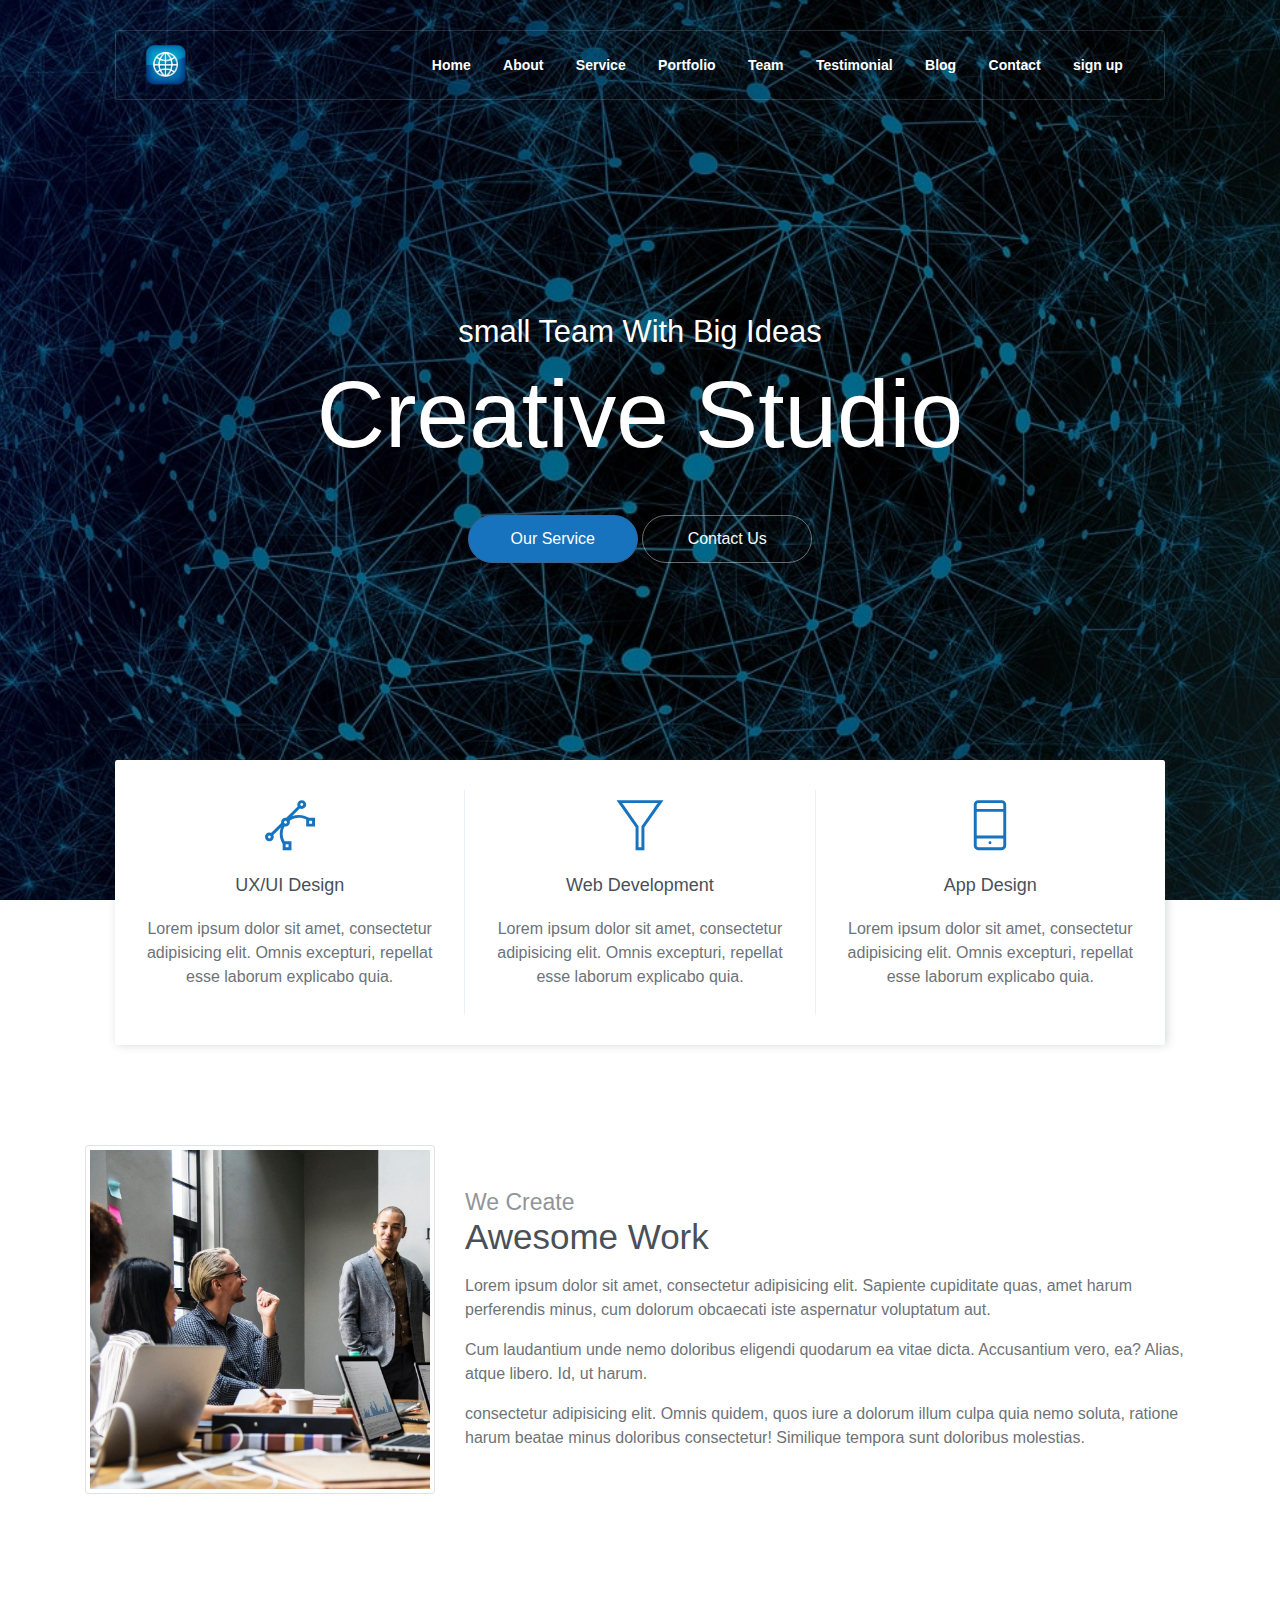
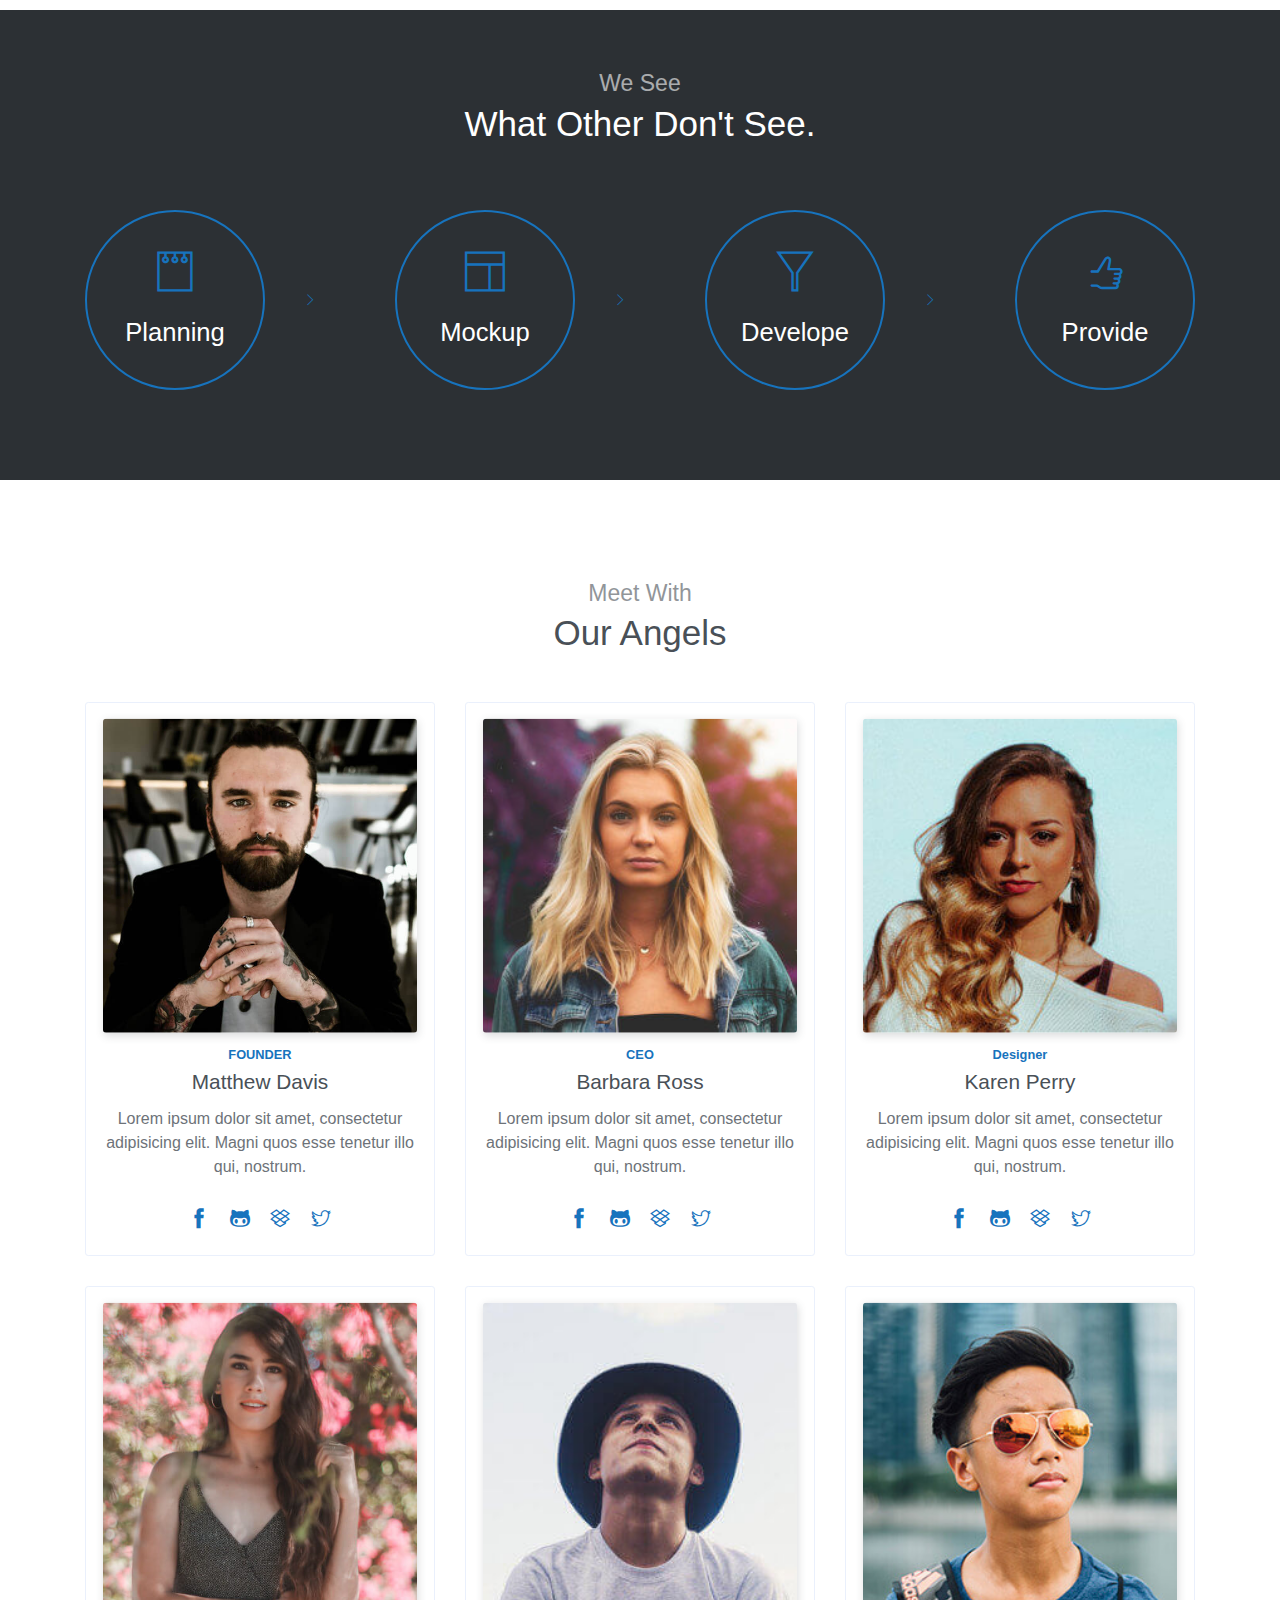
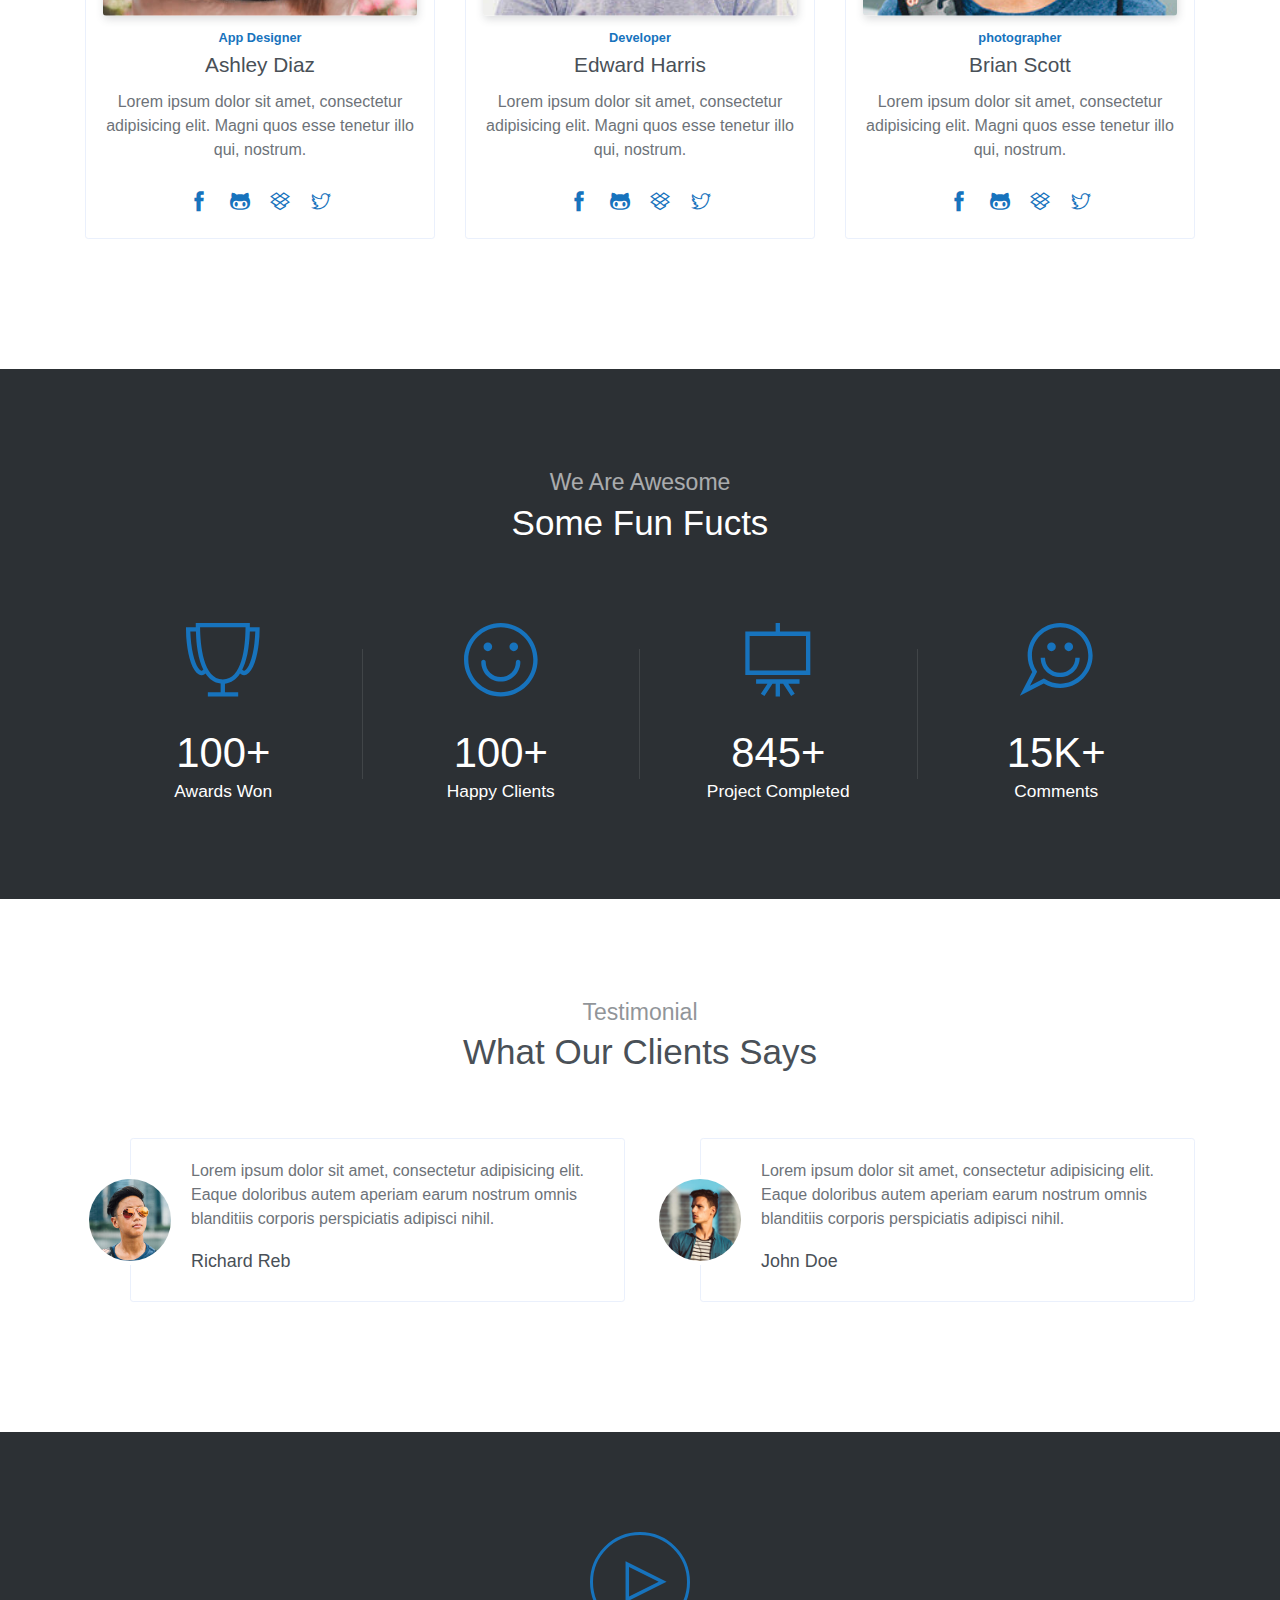
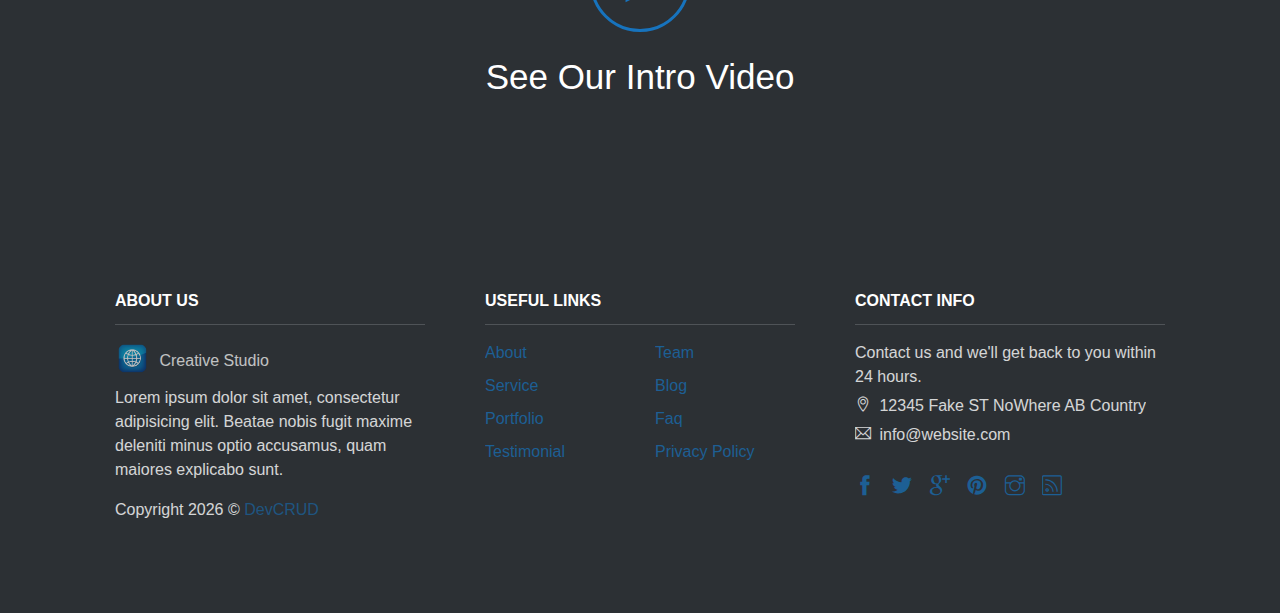
<file: creative-studio/public_html/index.html>
<!DOCTYPE html>
<html lang="en">
<head>
	<meta charset="utf-8">
    <meta name="viewport" content="width=device-width, initial-scale=1, shrink-to-fit=no">
    <meta name="description" content="Start your development with Creative Studio landing page.">
    <meta name="author" content="Devcrud">
    <title>Creative Studio | Free Bootstrap 4.3.x template</title>

    <!-- font icons -->
    <link rel="stylesheet" href="assets/vendors/themify-icons/css/themify-icons.css">

    <!-- Bootstrap + Creative Studio main styles -->
	<link rel="stylesheet" href="assets/css/creative-studio.css">

</head>
<body data-spy="scroll" data-target=".navbar" data-offset="40" id="home">
    
  <!-- Page Navigation -->

  <nav class="navbar custom-navbar navbar-expand-lg navbar-dark" data-spy="affix" data-offset-top="20">
    <div class="container">
        <a class="navbar-brand" href="#">
            <img src="assets/imgs/logo.png" >
        </a>
        <button class="navbar-toggler" type="button" data-toggle="collapse" data-target="#navbarSupportedContent" aria-controls="navbarSupportedContent" aria-expanded="false" aria-label="Toggle navigation">
            <span></span>
        </button>
  
        <div class="collapse navbar-collapse" id="navbarSupportedContent">
            <ul class="navbar-nav ml-auto">
                <li class="nav-item">
                    <a class="nav-link" href="index.html">Home</a>
                </li>
                <li class="nav-item">
                    <a class="nav-link" href="#about">About</a>
                </li>
                <li class="nav-item">
                    <a class="nav-link" href="service.html">Service</a>
                </li>
                <li class="nav-item">
                    <a class="nav-link" href="portfolio.html">Portfolio</a>
                </li>
                <li class="nav-item">
                    <a class="nav-link" href="#team">Team</a>
                </li>
                <li class="nav-item">
                    <a class="nav-link" href="#testimonial">Testimonial</a>
                </li>
                <li class="nav-item">
                    <a class="nav-link" href="Blog.html">Blog</a>
                </li>
                <li class="nav-item">
                    <a class="nav-link" href="Contact.html">Contact</a>
                </li>
                <li class="nav-item">
                    <a class="nav-link" href="signup.html">sign up</a>
                </li>
            </ul>
        </div>
    </div>
  </nav>
  
  <!-- End Of Page Navigation -->

    <!-- Page Header -->
    <header class="header">
        <div class="overlay">
            <h6 class="subtitle">small Team With Big Ideas</h6>
            <h1 class="title">Creative Studio</h1>
            <div class="buttons text-center">
                <a href="#service" class="btn btn-primary rounded w-lg btn-lg my-1">Our Service</a>
                <a href="#contact" class="btn btn-outline-light rounded w-lg btn-lg my-1">Contact Us</a>
            </div>              
        </div>      
    </header>
    <!-- End Of Page Header -->

    <!-- Box -->
    <div class="box text-center">
        <div class="box-item">
            <i class="ti-vector"></i>
            <h6 class="box-title">UX/UI Design</h6>
            <p>Lorem ipsum dolor sit amet, consectetur adipisicing elit. Omnis excepturi, repellat esse laborum explicabo quia.</p>
        </div>
        <div class="box-item">
            <i class="ti-filter"></i>
            <h6 class="box-title">Web Development</h6>
            <p>Lorem ipsum dolor sit amet, consectetur adipisicing elit. Omnis excepturi, repellat esse laborum explicabo quia.</p>
        </div>
        <div class="box-item">
            <i class="ti-mobile"></i>
            <h6 class="box-title">App Design</h6>
            <p>Lorem ipsum dolor sit amet, consectetur adipisicing elit. Omnis excepturi, repellat esse laborum explicabo quia.</p>
        </div>
    </div>
    <!-- End of Box -->

    <!-- About Section -->
    <section id="about">
        <div class="container">
            <div class="row align-items-center">
                <div class="col-md-5 col-lg-4">
                    <img src="assets/imgs/about.jpg" alt="Download free bootstrap 4 landing page, free boootstrap 4 templates, Download free bootstrap 4.1 landing page, free boootstrap 4.1.1 templates, Creative studio Landing page" class="w-100 img-thumbnail mb-3">
                </div>
                <div class="col-md-7 col-lg-8">
                    <h6 class="section-subtitle mb-0">We Create</h6>
                    <h6 class="section-title mb-3">Awesome Work</h6>
                    <p>Lorem ipsum dolor sit amet, consectetur adipisicing elit. Sapiente cupiditate quas, amet harum perferendis minus, cum dolorum obcaecati iste aspernatur voluptatum aut.</p>
                    <p>Cum laudantium unde nemo doloribus eligendi quodarum ea vitae dicta. Accusantium vero, ea? Alias, atque libero. Id, ut harum. </p>
                    <p>consectetur adipisicing elit. Omnis quidem, quos iure a dolorum illum culpa quia nemo soluta, ratione harum beatae minus doloribus consectetur! Similique tempora sunt doloribus molestias.</p>
                </div>
            </div>
        </div>
    </section>
    <!-- End of About Section -->

    <!-- About Section with bg -->
    <section class="has-bg-img py-md">
        <div class="container text-center">
            <h6 class="section-subtitle">We See</h6>
            <h6 class="section-title mb-6">What Other Don't See.</h6>
            <div class="widget mb-4">
                <div class="widget-item">
                    <i class="ti-notepad"></i>
                    <h4>Planning</h4>
                </div>
                <div class="widget-item">
                    <i class="ti-layout"></i>
                    <h4>Mockup</h4>
                </div>
                <div class="widget-item">
                    <i class="ti-filter"></i>
                    <h4>Develope</h4>
                </div>
                <div class="widget-item">
                    <i class="ti-thumb-up"></i>
                    <h4>Provide</h4>
                </div>
            </div>
        </div>
    </section>
    <!-- End Of About Sectoin -->


    <!-- Team Section -->
    <section id="team">
        <div class="container">
            <h6 class="section-subtitle text-center">Meet With</h6>
            <h6 class="section-title mb-5 text-center">Our Angels</h6>
            <div class="row">
                <div class="col-sm-6 col-md-4">
                    <div class="card text-center mb-4">
                        <img class="card-img-top inset" src="assets/imgs/avatar.jpg">
                        <div class="card-body">
                            <h6 class="small text-primary font-weight-bold">FOUNDER</h6>
                            <h5 class="card-title">Matthew Davis</h5>
                            <p>Lorem ipsum dolor sit amet, consectetur adipisicing elit. Magni quos esse tenetur illo qui, nostrum.</p>
                            <div class="socials">
                                <a href="javascript:void(0)"><i class="ti-facebook"></i> </a>
                                <a href="javascript:void(0)"><i class="ti-github"></i></a>
                                <a href="javascript:void(0)"><i class="ti-dropbox"></i></a>
                                <a href="javascript:void(0)"><i class="ti-twitter"></i></a>
                            </div>
                        </div>
                    </div>
                </div>
                <div class="col-sm-6 col-md-4">
                    <div class="card text-center mb-4">
                        <img class="card-img-top inset" src="assets/imgs/avatar-1.jpg">
                        <div class="card-body">
                            <h6 class="small text-primary font-weight-bold">CEO</h6>
                            <h5 class="card-title">Barbara Ross</h5>
                            <p>Lorem ipsum dolor sit amet, consectetur adipisicing elit. Magni quos esse tenetur illo qui, nostrum.</p>
                            <div class="socials">
                                <a href="javascript:void(0)"><i class="ti-facebook"></i> </a>
                                <a href="javascript:void(0)"><i class="ti-github"></i></a>
                                <a href="javascript:void(0)"><i class="ti-dropbox"></i></a>
                                <a href="javascript:void(0)"><i class="ti-twitter"></i></a>
                            </div>
                        </div>
                    </div>
                </div>
                <div class="col-sm-6 col-md-4">
                    <div class="card text-center mb-4">
                        <img class="card-img-top inset" src="assets/imgs/avatar-2.jpg">
                        <div class="card-body">
                            <h6 class="small text-primary font-weight-bold">Designer</h6>
                            <h5 class="card-title">Karen Perry</h5>
                            <p>Lorem ipsum dolor sit amet, consectetur adipisicing elit. Magni quos esse tenetur illo qui, nostrum.</p>
                            <div class="socials">
                                <a href="javascript:void(0)"><i class="ti-facebook"></i> </a>
                                <a href="javascript:void(0)"><i class="ti-github"></i></a>
                                <a href="javascript:void(0)"><i class="ti-dropbox"></i></a>
                                <a href="javascript:void(0)"><i class="ti-twitter"></i></a>
                            </div>
                        </div>
                    </div>
                </div>
                <div class="col-sm-6 col-md-4">
                    <div class="card text-center mb-4">
                        <img class="card-img-top inset" src="assets/imgs/avatar-3.jpg">
                        <div class="card-body">
                            <h6 class="small text-primary font-weight-bold">App Designer</h6>
                            <h5 class="card-title">Ashley Diaz</h5>
                            <p>Lorem ipsum dolor sit amet, consectetur adipisicing elit. Magni quos esse tenetur illo qui, nostrum.</p>
                            <div class="socials">
                                <a href="javascript:void(0)"><i class="ti-facebook"></i> </a>
                                <a href="javascript:void(0)"><i class="ti-github"></i></a>
                                <a href="javascript:void(0)"><i class="ti-dropbox"></i></a>
                                <a href="javascript:void(0)"><i class="ti-twitter"></i></a>
                            </div>
                        </div>
                    </div>
                </div>
                <div class="col-sm-6 col-md-4">
                    <div class="card text-center mb-4">
                        <img class="card-img-top inset" src="assets/imgs/avatar-4.jpg">
                        <div class="card-body">
                            <h6 class="small text-primary font-weight-bold">Developer</h6>
                            <h5 class="card-title">Edward Harris</h5>
                            <p>Lorem ipsum dolor sit amet, consectetur adipisicing elit. Magni quos esse tenetur illo qui, nostrum.</p>
                            <div class="socials">
                                <a href="javascript:void(0)"><i class="ti-facebook"></i> </a>
                                <a href="javascript:void(0)"><i class="ti-github"></i></a>
                                <a href="javascript:void(0)"><i class="ti-dropbox"></i></a>
                                <a href="javascript:void(0)"><i class="ti-twitter"></i></a>
                            </div>
                        </div>
                    </div>
                </div>
                <div class="col-sm-6 col-md-4">
                    <div class="card text-center mb-4">
                        <img class="card-img-top inset" src="assets/imgs/avatar-5.jpg">
                        <div class="card-body">
                            <h6 class="small text-primary font-weight-bold">photographer</h6>
                            <h5 class="card-title">Brian Scott</h5>
                            <p>Lorem ipsum dolor sit amet, consectetur adipisicing elit. Magni quos esse tenetur illo qui, nostrum.</p>
                            <div class="socials">
                                <a href="javascript:void(0)"><i class="ti-facebook"></i> </a>
                                <a href="javascript:void(0)"><i class="ti-github"></i></a>
                                <a href="javascript:void(0)"><i class="ti-dropbox"></i></a>
                                <a href="javascript:void(0)"><i class="ti-twitter"></i></a>
                            </div>
                        </div>
                    </div>
                </div>

            </div>
        </div>
    </section>
    <!-- End of Team Sectoin -->

    <!-- Fatcs Section -->
    <section class="has-bg-img bg-img-2">
        <div class="container text-center">
            <h6 class="section-subtitle">We Are Awesome</h6>
            <h6 class="section-title mb-6">Some Fun Fucts</h6>
                <div class="widget-2">
                    <div class="widget-item">
                        <i class="ti-cup"></i>
                        <h6 class="title">100+</h6>
                        <div class="subtitle">Awards Won</div>
                    </div>
                    <div class="widget-item">
                        <i class="ti-face-smile"></i>
                        <h6 class="title">100+</h6>
                        <div class="subtitle">Happy Clients</div>
                    </div>
                    <div class="widget-item">
                        <i class="ti-blackboard"></i>
                        <h6 class="title">845+</h6>
                        <div class="subtitle">Project Completed</div>
                    </div>
                    <div class="widget-item">
                        <i class="ti-comments-smiley"></i>
                        <h6 class="title">15K+</h6>
                        <div class="subtitle">Comments</div>
                    </div>
                </div>
        </div>
    </section>

    <!-- Testimonial Section -->
    <section id="testimonial">
        <div class="container">
            <h6 class="section-subtitle text-center">Testimonial</h6>
            <h6 class="section-title text-center mb-6">What Our Clients Says</h6>
            <div class="row">
                <div class="col-md-6">
                    <div class="testimonial-wrapper">
                        <div class="img-holder">
                            <img src="assets/imgs/avatar-5.jpg" alt="Download free bootstrap 4 landing page, free boootstrap 4 templates, Download free bootstrap 4.1 landing page, free boootstrap 4.1.1 templates, Creative studio Landing page">                     
                        </div>
                        <div class="body">
                            <p class="subtitle">Lorem ipsum dolor sit amet, consectetur adipisicing elit. Eaque doloribus autem aperiam earum nostrum omnis blanditiis corporis perspiciatis adipisci nihil.</p>
                            <h6 class="title">Richard Reb</h6>
                        </div>
                    </div>
                </div>
                <div class="col-md-6">
                    <div class="testimonial-wrapper">
                        <div class="img-holder">
                            <img src="assets/imgs/avatar-6.jpg" alt="Download free bootstrap 4 landing page, free boootstrap 4 templates, Download free bootstrap 4.1 landing page, free boootstrap 4.1.1 templates, Creative studio Landing page">                     
                        </div>
                        <div class="body">
                            <p class="subtitle">Lorem ipsum dolor sit amet, consectetur adipisicing elit. Eaque doloribus autem aperiam earum nostrum omnis blanditiis corporis perspiciatis adipisci nihil.</p>
                            <h6 class="title">John Doe</h6>
                        </div>
                    </div>
                </div>
            </div>
        </div>
    </section>
    <!-- End of Testimonial Section -->

    <!-- Video Section -->
    <section class="has-bg-img py-lg">
        <div class="container text-center">

            <!-- Button trigger modal -->
            <button type="button" class="btn btn-outline-primary play-control" data-toggle="modal" data-target="#exampleModalCenter">
              <i class="ti-control-play" ></i>
            </button>
            <h6 class="section-title mt-4">See Our Intro Video</h6>

        </div>
    </section>
    <!-- End of Video Section -->

    <!-- Modal -->
    <div class="modal fade" id="exampleModalCenter" tabindex="-1" role="dialog" aria-labelledby="exampleModalCenterTitle" aria-hidden="true">
        <div class="modal-dialog modal-lg modal-dialog-centered" role="document">
            <div class="modal-content">
                <iframe width="100%" height="475" src="https://www.youtube.com/embed/TP4THzsAa3M" frameborder="0" allowfullscreen></iframe>
            </div>
        </div>
    </div>
    <!-- end of modal -->

    <section class="has-bg-img py-0">
        <div class="container">
            <div class="footer">
                <div class="footer-lists">
                    <ul class="list">
                        <li class="list-head">
                            <h6 class="font-weight-bold">ABOUT US</h6>
                        </li>
                        <li class="list-body">
                            <a href="#" class="logo">
                                <img src="assets/imgs/logo.png" alt="Download free bootstrap 4 landing page, free boootstrap 4 templates, Download free bootstrap 4.1 landing page, free boootstrap 4.1.1 templates, Creative studio Landing page">
                                <h6>Creative Studio</h6>
                            </a>
                            <p>Lorem ipsum dolor sit amet, consectetur adipisicing elit. Beatae nobis fugit maxime deleniti minus optio accusamus, quam maiores explicabo sunt.</p> 
                            <p class="mt-3">
                                Copyright <script>document.write(new Date().getFullYear())</script> &copy; <a class="d-inline text-primary" href="http://www.devcrud.com">DevCRUD</a>
                            </p>                   
                        </li>
                    </ul>
                    <ul class="list">
                        <li class="list-head">
                            <h6 class="font-weight-bold">USEFUL LINKS</h6>
                        </li>
                        <li class="list-body">
                            <div class="row">
                                <div class="col">
                                    <a href="#about">About</a>
                                    <a href="#service">Service</a>
                                    <a href="#portfolio">Portfolio</a>
                                    <a href="#testmonail">Testimonial</a>
                                </div>
                                <div class="col">
                                    <a href="#team">Team</a>
                                    <a href="#blog">Blog</a>
                                    <a href="#">Faq</a>
                                    <a href="#">Privacy Policy</a>                  
                                </div>
                            </div>
                        </li>
                    </ul>
                    <ul class="list">
                        <li class="list-head">
                            <h6 class="font-weight-bold">CONTACT INFO</h6>
                        </li>
                        <li class="list-body">
                            <p>Contact us and we'll get back to you within 24 hours.</p>
                            <p><i class="ti-location-pin"></i> 12345 Fake ST NoWhere AB Country</p>
                            <p><i class="ti-email"></i>  info@website.com</p>
                            <div class="social-links">
                                <a href="javascript:void(0)" class="link"><i class="ti-facebook"></i></a>
                                <a href="javascript:void(0)" class="link"><i class="ti-twitter-alt"></i></a>
                                <a href="javascript:void(0)" class="link"><i class="ti-google"></i></a>
                                <a href="javascript:void(0)" class="link"><i class="ti-pinterest-alt"></i></a>
                                <a href="javascript:void(0)" class="link"><i class="ti-instagram"></i></a>
                                <a href="javascript:void(0)" class="link"><i class="ti-rss"></i></a>
                            </div>
                        </li>
                    </ul>
                </div>
            </div>    
        </div>
    </section>

    <!-- core  -->
    <script src="assets/vendors/jquery/jquery-3.4.1.js"></script>
    <script src="assets/vendors/bootstrap/bootstrap.bundle.js"></script>

    <!-- bootstrap affix -->
    <script src="assets/vendors/bootstrap/bootstrap.affix.js"></script>

    <!-- Creative Studio js -->
    <script src="assets/js/creative-studio.js"></script>

</body>
</html>
</file>
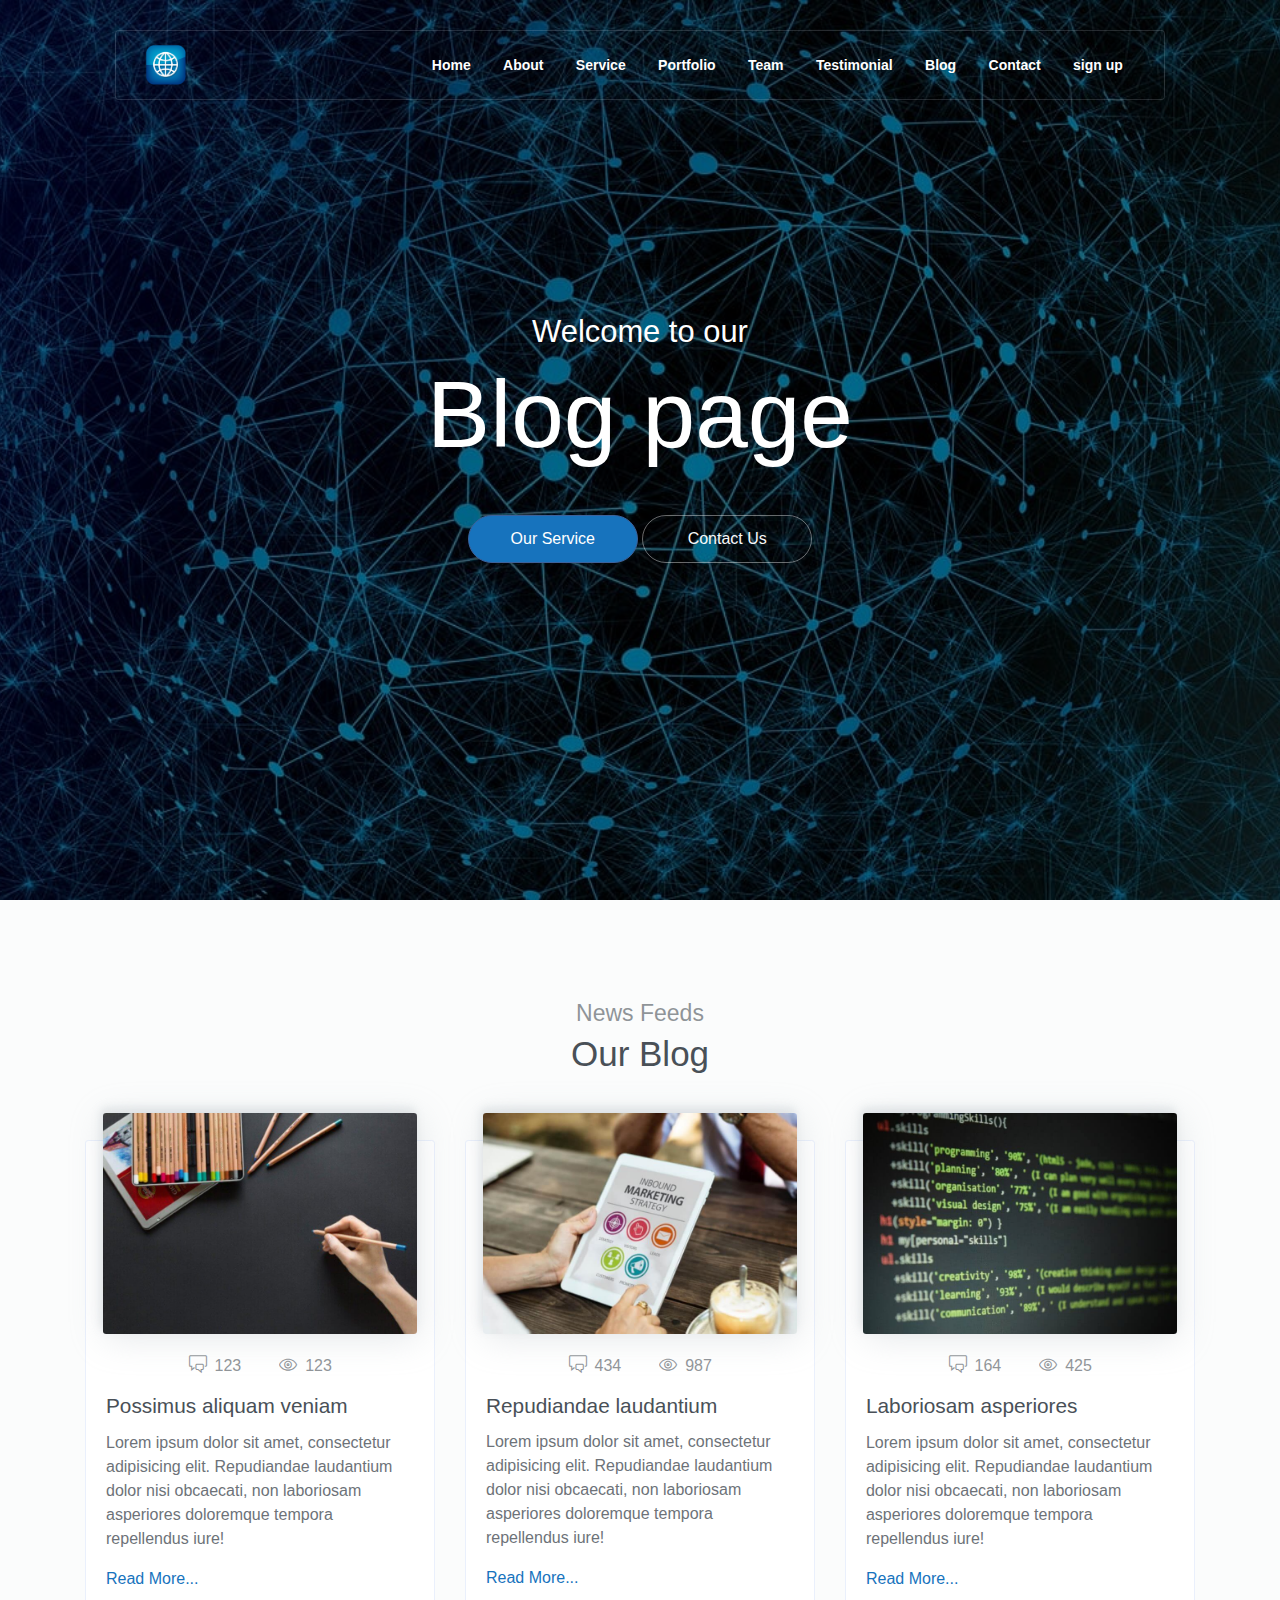
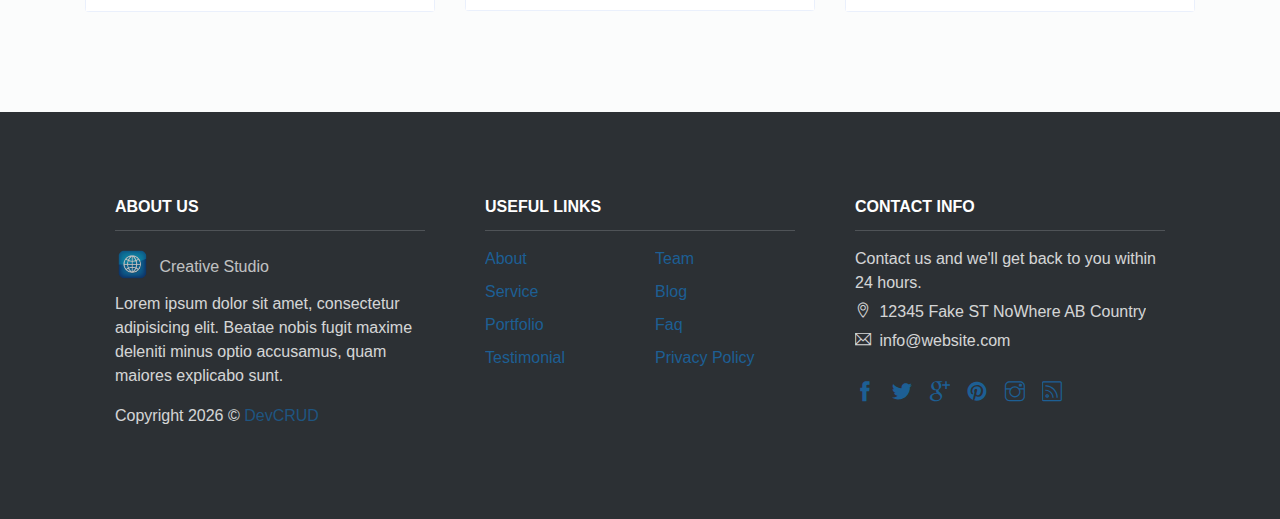
<file: creative-studio/public_html/Blog.html>
<!DOCTYPE html>
<html lang="en">
<head>
	<meta charset="utf-8">
    <meta name="viewport" content="width=device-width, initial-scale=1, shrink-to-fit=no">
    <meta name="description" content="Start your development with Creative Studio landing page.">
    <meta name="author" content="Devcrud">
    <title>Creative Studio | Free Bootstrap 4.3.x template</title>
    <!-- font icons -->
    <link rel="stylesheet" href="assets/vendors/themify-icons/css/themify-icons.css">

    <!-- Bootstrap + Creative Studio main styles -->
	<link rel="stylesheet" href="assets/css/creative-studio.css">

</head>
<body data-spy="scroll" data-target=".navbar" data-offset="40" id="home">

     <!-- Page Navigation -->

     <nav class="navbar custom-navbar navbar-expand-lg navbar-dark" data-spy="affix" data-offset-top="20">
        <div class="container">
            <a class="navbar-brand" href="#">
                <img src="assets/imgs/logo.png" >
            </a>
            <button class="navbar-toggler" type="button" data-toggle="collapse" data-target="#navbarSupportedContent" aria-controls="navbarSupportedContent" aria-expanded="false" aria-label="Toggle navigation">
                <span></span>
            </button>
      
            <div class="collapse navbar-collapse" id="navbarSupportedContent">
                <ul class="navbar-nav ml-auto">
                    <li class="nav-item">
                        <a class="nav-link" href="index.html">Home</a>
                    </li>
                    <li class="nav-item">
                        <a class="nav-link" href="index.html#about">About</a>
                    </li>
                    <li class="nav-item">
                        <a class="nav-link" href="service.html">Service</a>
                    </li>
                    <li class="nav-item">
                        <a class="nav-link" href="portfolio.html">Portfolio</a>
                    </li>
                    <li class="nav-item">
                        <a class="nav-link" href="index.html#team">Team</a>
                    </li>
                    <li class="nav-item">
                        <a class="nav-link" href="index.html#testimonial">Testimonial</a>
                    </li>
                    <li class="nav-item">
                        <a class="nav-link" href="blog.html">Blog</a>
                    </li>
                    <li class="nav-item">
                        <a class="nav-link" href="Contact.html">Contact</a>
                    </li>
                    <li class="nav-item">
                      <a class="nav-link" href="signup.html">sign up</a>
                  </li>
                </ul>
            </div>
        </div>
      </nav>

<!-- End Of Page Navigation -->
   <!-- Page Header -->
   <header class="header">
    <div class="overlay">
        <h6 class="subtitle">Welcome to our </h6>
        <h1 class="title">Blog page</h1>
        <div class="buttons text-center">
            <a href="#service" class="btn btn-primary rounded w-lg btn-lg my-1">Our Service</a>
            <a href="#contact" class="btn btn-outline-light rounded w-lg btn-lg my-1">Contact Us</a>
        </div>              
    </div>      
</header>
<!-- End Of Page Header -->
     <!-- Blog Section -->
     <section id="blog">
      <div class="container">
          <h6 class="section-subtitle text-center">News Feeds</h6>
          <h6 class="section-title mb-6 text-center">Our Blog</h6>

          <div class="row">
              <div class="col-md-4">
                  <div class="card blog-post my-4 my-sm-5 my-md-0">
                      <img src="assets/imgs/blog-1.jpg" alt="Download free bootstrap 4 landing page, free boootstrap 4 templates, Download free bootstrap 4.1 landing page, free boootstrap 4.1.1 templates, Creative studio Landing page">
                      <div class="card-body">
                          <div class="details mb-3">
                              <a href="javascript:void(0)"><i class="ti-comments"></i> 123</a>
                              <a href="javascript:void(0)"><i class="ti-eye"></i> 123</a>
                          </div>
                          <h5 class="card-title">Possimus aliquam veniam</h5>
                          <p>Lorem ipsum dolor sit amet, consectetur adipisicing elit. Repudiandae laudantium dolor nisi obcaecati, non laboriosam asperiores doloremque tempora repellendus iure!</p>
                          <a href="javascript:void(0)" class="d-block mt-3">Read More...</a>
                      </div>
                  </div>
              </div>
              <div class="col-md-4">
                  <div class="card blog-post my-4 my-sm-5 my-md-0">
                      <img src="assets/imgs/blog-2.jpg" alt="Download free bootstrap 4 landing page, free boootstrap 4 templates, Download free bootstrap 4.1 landing page, free boootstrap 4.1.1 templates, Creative studio Landing page">
                      <div class="card-body">
                          <div class="details mb-3">
                              <a href="javascript:void(0)"><i class="ti-comments"></i> 434</a>
                              <a href="javascript:void(0)"><i class="ti-eye"></i> 987</a>
                          </div>
                          <h5 class="card-title">Repudiandae laudantium</h5>
                          <p>Lorem ipsum dolor sit amet, consectetur adipisicing elit. Repudiandae laudantium dolor nisi obcaecati, non laboriosam asperiores doloremque tempora repellendus iure!</p>
                          <a href="javascript:void(0)" class="d-block mt-3">Read More...</a>
                      </div>
                  </div>
              </div>
              <div class="col-md-4">
                  <div class="card blog-post my-4 my-sm-5 my-md-0">
                      <img src="assets/imgs/blog-3.jpg" alt="Download free bootstrap 4 landing page, free boootstrap 4 templates, Download free bootstrap 4.1 landing page, free boootstrap 4.1.1 templates, Creative studio Landing page">
                      <div class="card-body">
                          <div class="details mb-3">
                              <a href="javascript:void(0)"><i class="ti-comments"></i> 164</a>
                              <a href="javascript:void(0)"><i class="ti-eye"></i> 425</a>
                          </div>
                          <h5 class="card-title">Laboriosam asperiores</h5>
                          <p>Lorem ipsum dolor sit amet, consectetur adipisicing elit. Repudiandae laudantium dolor nisi obcaecati, non laboriosam asperiores doloremque tempora repellendus iure!</p>
                          <a href="javascript:void(0)" class="d-block mt-3">Read More...</a>
                      </div>
                  </div>
              </div>
          </div>
      </div>
  </section>
  <!-- End of Blog Section -->
<!--footer-->
<section class="has-bg-img py-0">
  <div class="container">
      <div class="footer">
          <div class="footer-lists">
              <ul class="list">
                  <li class="list-head">
                      <h6 class="font-weight-bold">ABOUT US</h6>
                  </li>
                  <li class="list-body">
                      <a href="#" class="logo">
                          <img src="assets/imgs/logo.png" alt="Download free bootstrap 4 landing page, free boootstrap 4 templates, Download free bootstrap 4.1 landing page, free boootstrap 4.1.1 templates, Creative studio Landing page">
                          <h6>Creative Studio</h6>
                      </a>
                      <p>Lorem ipsum dolor sit amet, consectetur adipisicing elit. Beatae nobis fugit maxime deleniti minus optio accusamus, quam maiores explicabo sunt.</p> 
                      <p class="mt-3">
                          Copyright <script>document.write(new Date().getFullYear())</script> &copy; <a class="d-inline text-primary" href="http://www.devcrud.com">DevCRUD</a>
                      </p>                   
                  </li>
              </ul>
              <ul class="list">
                  <li class="list-head">
                      <h6 class="font-weight-bold">USEFUL LINKS</h6>
                  </li>
                  <li class="list-body">
                      <div class="row">
                          <div class="col">
                              <a href="#about">About</a>
                              <a href="#service">Service</a>
                              <a href="#portfolio">Portfolio</a>
                              <a href="#testmonail">Testimonial</a>
                          </div>
                          <div class="col">
                              <a href="#team">Team</a>
                              <a href="#blog">Blog</a>
                              <a href="#">Faq</a>
                              <a href="#">Privacy Policy</a>                  
                          </div>
                      </div>
                  </li>
              </ul>
              <ul class="list">
                  <li class="list-head">
                      <h6 class="font-weight-bold">CONTACT INFO</h6>
                  </li>
                  <li class="list-body">
                      <p>Contact us and we'll get back to you within 24 hours.</p>
                      <p><i class="ti-location-pin"></i> 12345 Fake ST NoWhere AB Country</p>
                      <p><i class="ti-email"></i>  info@website.com</p>
                      <div class="social-links">
                          <a href="javascript:void(0)" class="link"><i class="ti-facebook"></i></a>
                          <a href="javascript:void(0)" class="link"><i class="ti-twitter-alt"></i></a>
                          <a href="javascript:void(0)" class="link"><i class="ti-google"></i></a>
                          <a href="javascript:void(0)" class="link"><i class="ti-pinterest-alt"></i></a>
                          <a href="javascript:void(0)" class="link"><i class="ti-instagram"></i></a>
                          <a href="javascript:void(0)" class="link"><i class="ti-rss"></i></a>
                      </div>
                  </li>
              </ul>
          </div>
      </div>    
  </div>
</section>
<!--end of footer-->

       <!-- core  -->
       <script src="assets/vendors/jquery/jquery-3.4.1.js"></script>
       <script src="assets/vendors/bootstrap/bootstrap.bundle.js"></script>
   
       <!-- bootstrap affix -->
       <script src="assets/vendors/bootstrap/bootstrap.affix.js"></script>
           <!-- Creative Studio js -->
       <script src="assets/js/creative-studio.js"></script>
      </body>
      </html>
</file>
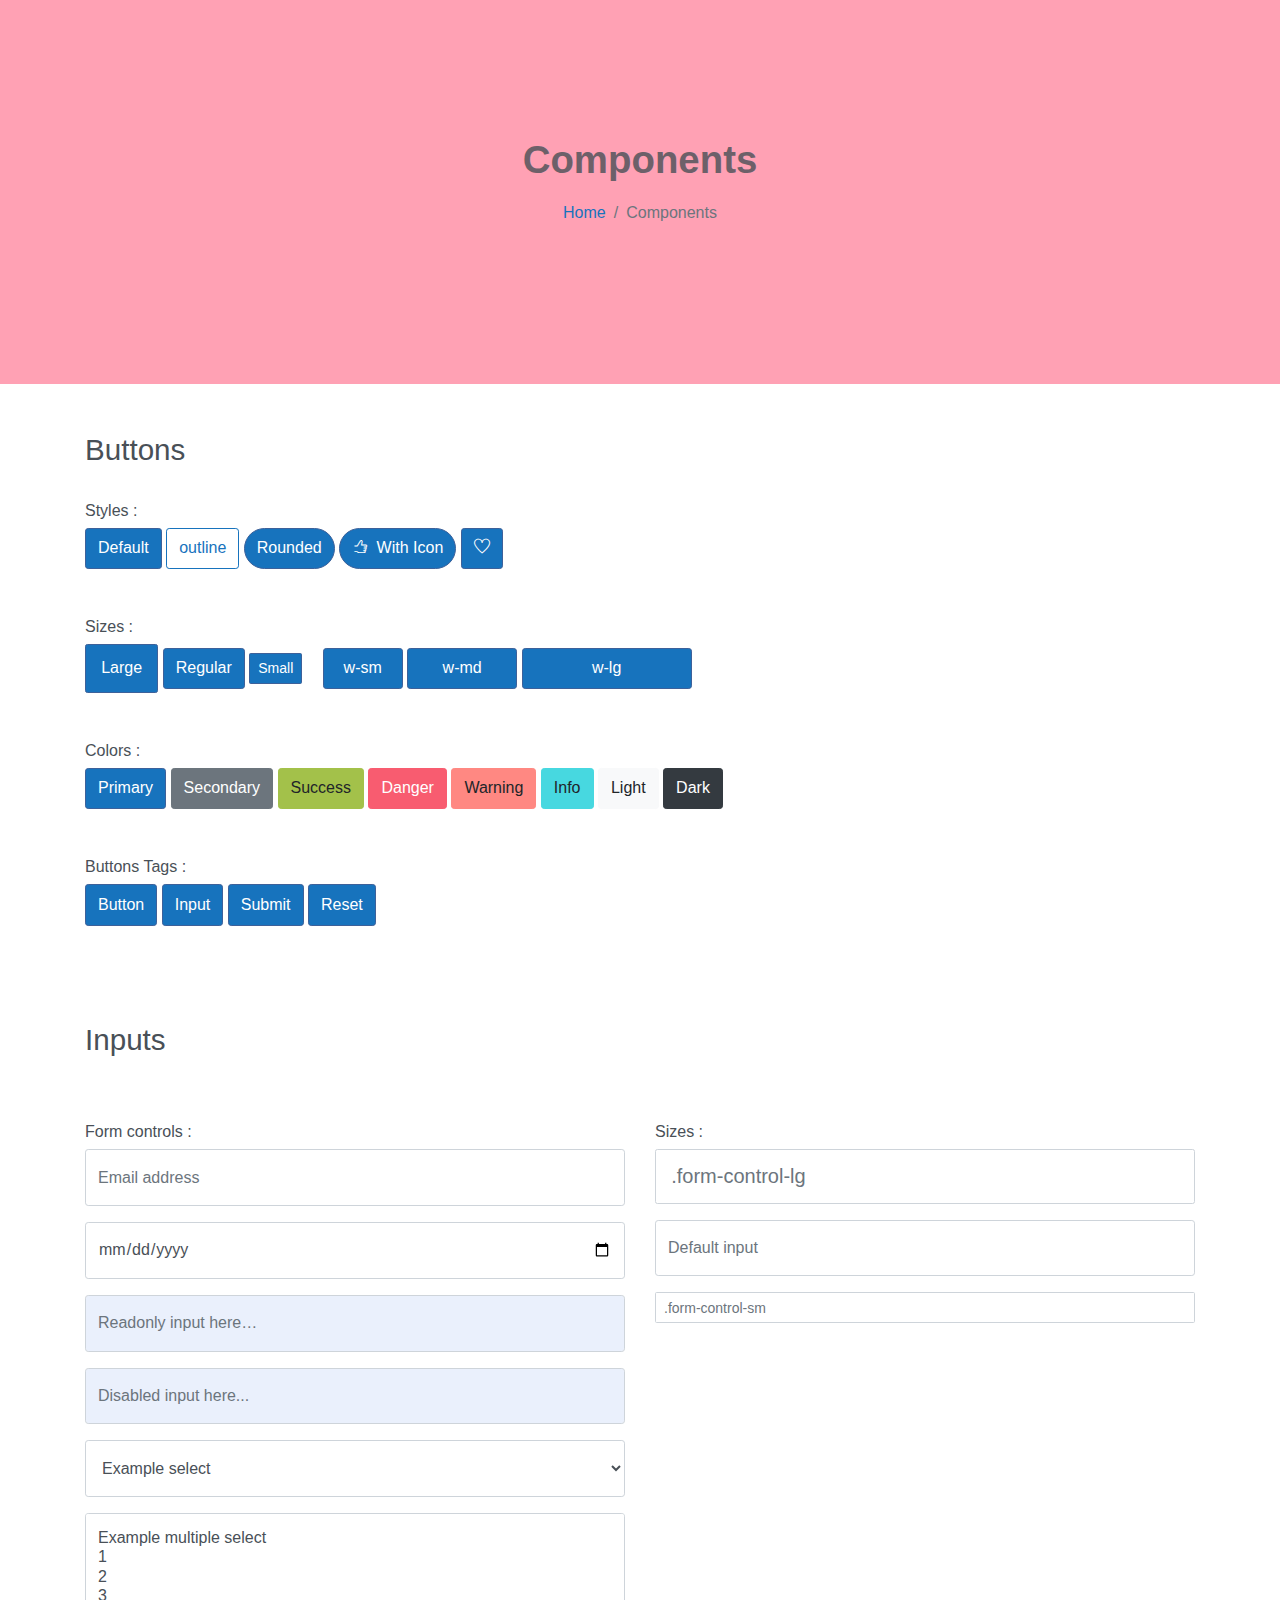
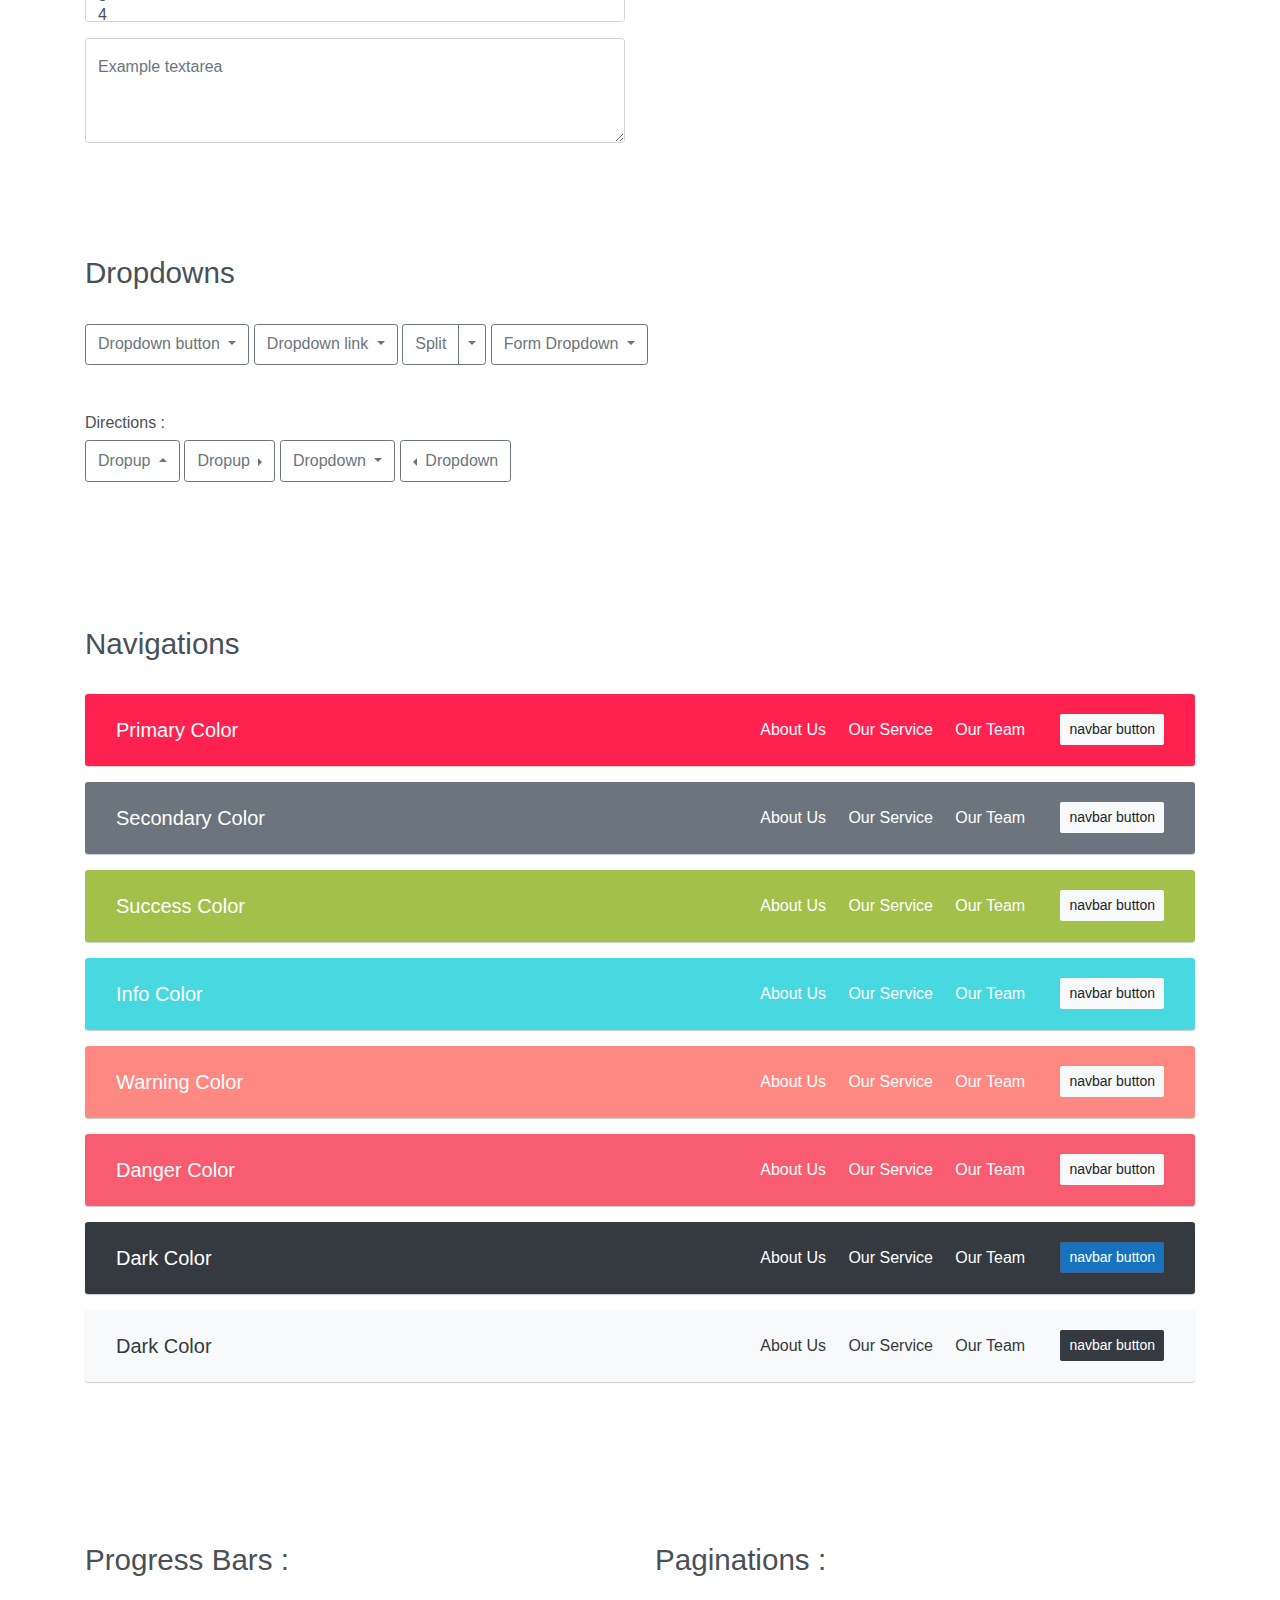
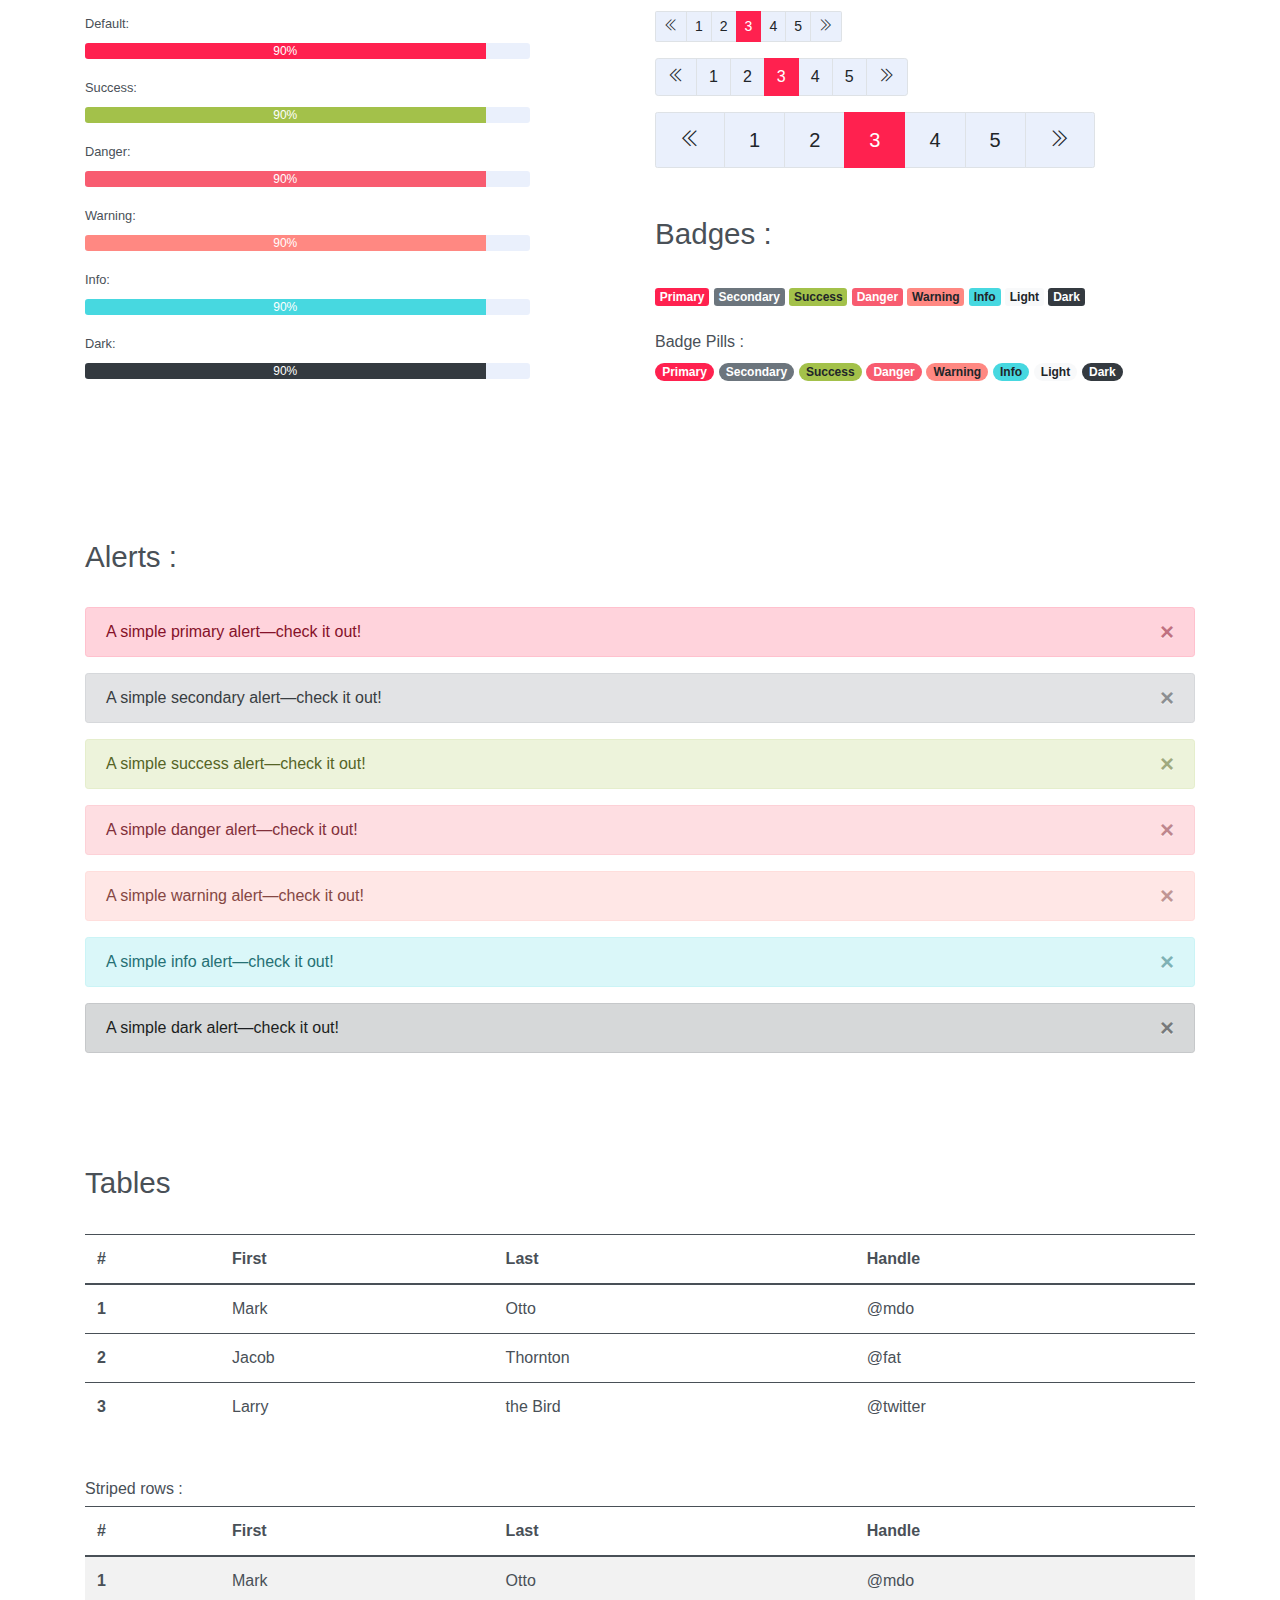
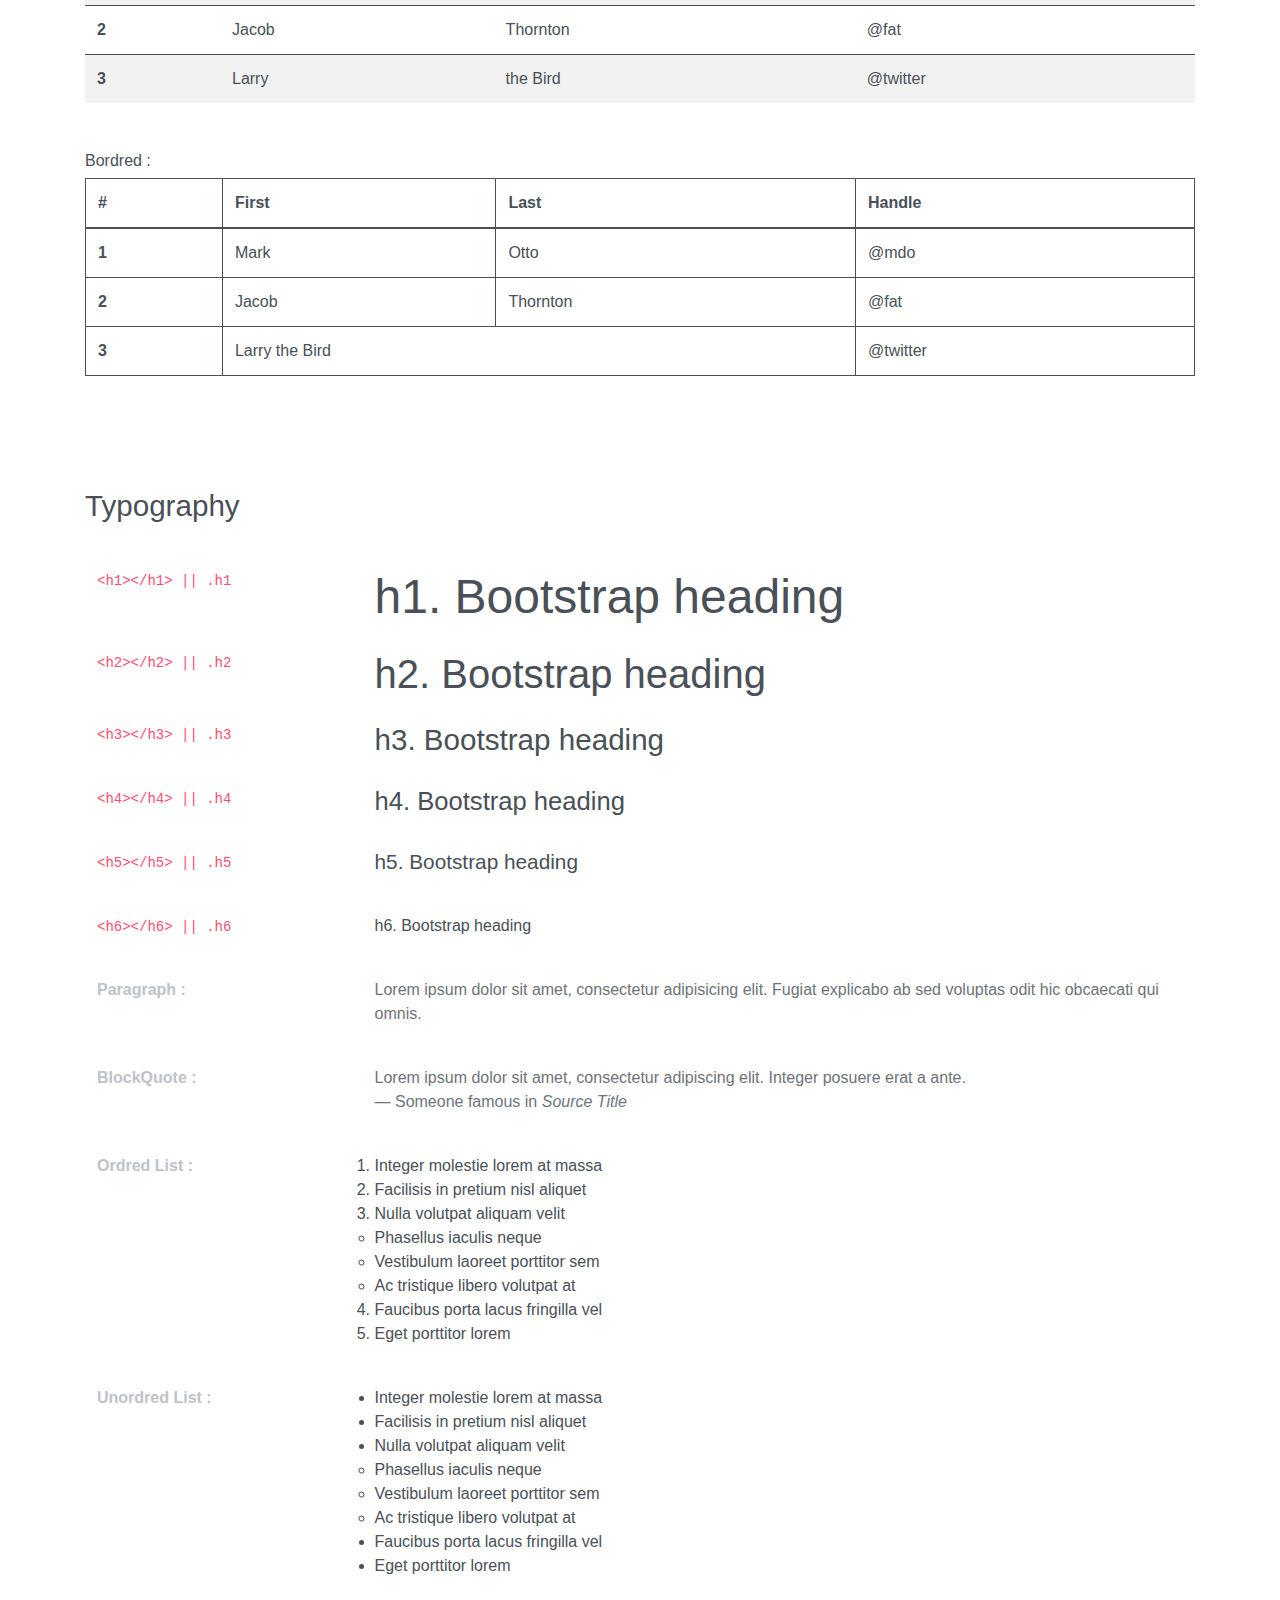
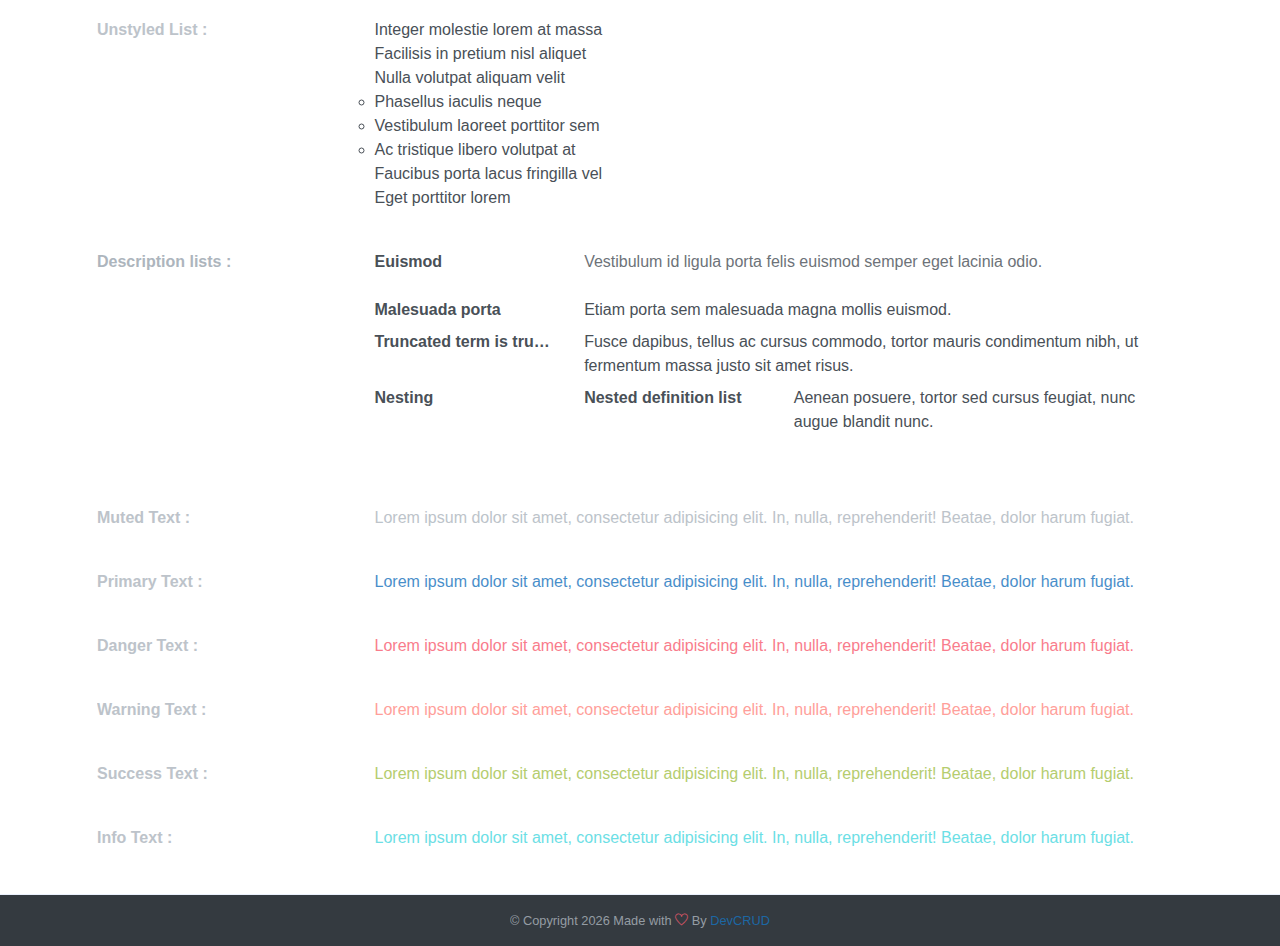
<file: creative-studio/public_html/components.html>
<!DOCTYPE html>
<html lang="en">
<head>
   <meta charset="utf-8">
    <meta name="viewport" content="width=device-width, initial-scale=1, shrink-to-fit=no">
    <meta name="description" content="Start your development with Creative Studio landing page.">
    <meta name="author" content="Devcrud">
    <title>Creative Studio | Components</title>

    <!-- font icons -->
    <link rel="stylesheet" href="assets/vendors/themify-icons/css/themify-icons.css">

    <!-- Bootstrap + Creative Studio main styles -->
   <link rel="stylesheet" href="assets/css/creative-studio.css">
</head>

<body class="dark-theme">

   <!-- Page Header -->
   <header class="header header-mini"> 
      <div class="header-title">Components</div> 
      <nav aria-label="breadcrumb">
         <ol class="breadcrumb">
            <li class="breadcrumb-item"><a href="index.html">Home</a></li>
            <li class="breadcrumb-item active" aria-current="page">Components</li>
         </ol>
      </nav>
   </header> <!-- End Of Page Header -->

   <!-- main content -->
   <div class="container">

      <!-- Buttons -->
      <h3 class="mt-5">Buttons</h3>
      <hr>
      <h6 class="section-secondary-title">Styles :</h6>
      <button class="btn btn-primary">Default</button>
      <button class="btn btn-outline-primary">outline</button>
      <button class="btn btn-primary rounded">Rounded</button>
      <button class="btn btn-primary rounded"><i class="ti-thumb-up pr-1"></i> With Icon</button>
      <button class="btn btn-primary circle"><i class="ti-heart"></i></button>

      <h6 class="section-secondary-title mt-5">Sizes :</h6>
      <button class="btn btn-primary btn-lg">Large</button>
      <button class="btn btn-primary ">Regular</button>
      <button class="btn btn-primary btn-sm">Small</button>
      <button class="btn btn-primary w-sm ml-3">w-sm</button>
      <button class="btn btn-primary w-md">w-md</button>
      <button class="btn btn-primary w-lg">w-lg</button>

      <h6 class="section-secondary-title mt-5">Colors :</h6>          
      <button type="button" class="btn btn-primary">Primary</button>
      <button type="button" class="btn btn-secondary">Secondary</button>
      <button type="button" class="btn btn-success">Success</button>
      <button type="button" class="btn btn-danger">Danger</button>
      <button type="button" class="btn btn-warning">Warning</button>
      <button type="button" class="btn btn-info">Info</button>
      <button type="button" class="btn btn-light">Light</button>
      <button type="button" class="btn btn-dark">Dark</button>

      <h6 class="section-secondary-title mt-5">Buttons Tags :</h6>
      <button class="btn btn-primary" type="submit">Button</button>
      <input class="btn btn-primary" type="button" value="Input">
      <input class="btn btn-primary" type="submit" value="Submit">
      <input class="btn btn-primary" type="reset" value="Reset">
      
      <!-- devider -->
      <div class="py-5"></div>

      <!-- Inputs -->
      <h3>Inputs</h3>
      <hr>
      <div class="row mt-5">
         <div class="col-md-6">
            <h6 class="section-secondary-title">Form controls :</h6>        
            <div class="form-group">
               <input type="email" class="form-control" id="exampleFormControlInput1" placeholder="Email address">
            </div>
            <div class="form-group">
               <input type="date" class="form-control" id="exampleFormControlInput1" placeholder="Date">
            </div>
            <div class="form-group">
               <input class="form-control" type="text" placeholder="Readonly input here…" readonly>
            </div>
            <div class="form-group">
               <input class="form-control" id="disabledInput" type="text" placeholder="Disabled input here..." disabled>
            </div>
            <div class="form-group">
               <select class="form-control" id="exampleFormControlSelect1">
                  <option>Example select</option>
                  <option>1</option>
                  <option>2</option>
                  <option>3</option>
                  <option>4</option>
                  <option>5</option>
               </select>
            </div>
            <div class="form-group">
               <select multiple class="form-control" id="exampleFormControlSelect2">
                  <option>Example multiple select</option>
                  <option>1</option>
                  <option>2</option>
                  <option>3</option>
                  <option>4</option>
                  <option>5</option>
               </select>
            </div>
            <div class="form-group">
               <textarea class="form-control" id="exampleFormControlTextarea1" rows="3" placeholder="Example textarea"></textarea>
            </div>
         </div>
         <div class="col-md-6">
            <h6 class="section-secondary-title">Sizes :</h6>    
            <div class="form-group">
               <input class="form-control form-control-lg" type="text" placeholder=".form-control-lg">             
            </div>
            <div class="form-group">
               <input class="form-control" type="text" placeholder="Default input">
            </div>
            <div class="form-group">
               <input class="form-control form-control-sm" type="text" placeholder=".form-control-sm"> 
            </div>
         </div>
      </div> <!-- end of inputs -->   

      <!-- devider -->
      <div class="py-5"></div>             

      <!-- Dropdowns -->
      <h3 class="components-section-title font-weight-normal">Dropdowns</h3>
      <hr>
      <div class="dropdown d-inline-block">
         <button class="btn btn-outline-secondary dropdown-toggle" type="button" id="dropdownMenuButton" data-toggle="dropdown" aria-haspopup="true" aria-expanded="false">
         Dropdown button
         </button>
         <div class="dropdown-menu" aria-labelledby="dropdownMenuButton">
         <a class="dropdown-item" href="#">Action</a>
         <a class="dropdown-item" href="#">Another action</a>
         <a class="dropdown-item" href="#">Something else here</a>
         </div>
      </div>
      <div class="dropdown d-inline-block">
         <a class="btn btn-outline-secondary dropdown-toggle" href="#" role="button" id="dropdownMenuLink" data-toggle="dropdown" aria-haspopup="true" aria-expanded="false">
            Dropdown link
         </a>
         <div class="dropdown-menu" aria-labelledby="dropdownMenuLink">
            <a class="dropdown-item" href="#">Action</a>
            <a class="dropdown-item" href="#">Another action</a>
            <a class="dropdown-item" href="#">Something else here</a>
         </div>
      </div>
      <div class="btn-group">
         <button type="button" class="btn btn-outline-secondary">Split</button>
         <button type="button" class="btn btn-outline-secondary dropdown-toggle dropdown-toggle-split" data-toggle="dropdown" aria-haspopup="true" aria-expanded="false">
         <span class="sr-only">Toggle Dropdown</span>
         </button>
         <div class="dropdown-menu">
            <a class="dropdown-item" href="#">Action</a>
            <a class="dropdown-item" href="#">Another action</a>
            <a class="dropdown-item" href="#">Something else here</a>
            <div class="dropdown-divider"></div>
            <a class="dropdown-item" href="#">Separated link</a>
         </div>
      </div>
      <div class="btn-group">
         <button class="btn btn-outline-secondary dropdown-toggle" type="button" id="dropdownMenuButton" data-toggle="dropdown" aria-haspopup="true" aria-expanded="false">
            Form Dropdown
         </button>
         <div class="dropdown-menu form">
            <form class="px-4 py-3">
               <div class="form-group">
                  <input type="email" class="form-control" id="exampleDropdownFormEmail1" placeholder="email@example.com">
               </div>
               <div class="form-group">
                  <input type="password" class="form-control" id="exampleDropdownFormPassword1" placeholder="Password">
               </div>
               <div class="form-check mb-3">
                  <input type="checkbox" class="form-check-input" id="dropdownCheck">
                  <label class="form-check-label" for="dropdownCheck">
                     Remember me
                  </label>
               </div>
               <button type="submit" class="btn btn-primary btn-block">Sign in</button>
            </form>
            <div class="dropdown-divider"></div>
            <a class="dropdown-item" href="#"><small>New around here? Sign up</small></a>
            <a class="dropdown-item" href="#"><small>Forgot password?</small></a>
         </div>
      </div>       
      <h6 class="section-secondary-title mt-5">Directions :</h6>  
      <div class="btn-group dropup">
         <button type="button" class="btn btn-outline-secondary dropdown-toggle" data-toggle="dropdown" aria-haspopup="true" aria-expanded="false">
            Dropup
         </button>
         <div class="dropdown-menu">
            <a class="dropdown-item" href="#">Action</a>
            <a class="dropdown-item" href="#">Another action</a>
            <a class="dropdown-item" href="#">Something else here</a>
            <div class="dropdown-divider"></div>
            <a class="dropdown-item" href="#">Separated link</a>
         </div>
      </div>
      <div class="btn-group dropright">
         <button type="button" class="btn btn-outline-secondary dropdown-toggle" data-toggle="dropdown" aria-haspopup="true" aria-expanded="false">
            Dropup
         </button>
         <div class="dropdown-menu">
            <a class="dropdown-item" href="#">Action</a>
            <a class="dropdown-item" href="#">Another action</a>
            <a class="dropdown-item" href="#">Something else here</a>
            <div class="dropdown-divider"></div>
            <a class="dropdown-item" href="#">Separated link</a>
         </div>
      </div>
      <div class="btn-group">
         <button type="button" class="btn btn-outline-secondary dropdown-toggle" data-toggle="dropdown" aria-haspopup="true" aria-expanded="false">
            Dropdown
         </button>
         <div class="dropdown-menu">
            <a class="dropdown-item" href="#">Action</a>
            <a class="dropdown-item" href="#">Another action</a>
            <a class="dropdown-item" href="#">Something else here</a>
            <div class="dropdown-divider"></div>
            <a class="dropdown-item" href="#">Separated link</a>
         </div>
      </div>
      <div class="btn-group dropleft">
         <button type="button" class="btn btn-outline-secondary dropdown-toggle" data-toggle="dropdown" aria-haspopup="true" aria-expanded="false">
            Dropdown
         </button>
         <div class="dropdown-menu">
            <a class="dropdown-item" href="#">Action</a>
            <a class="dropdown-item" href="#">Another action</a>
            <a class="dropdown-item" href="#">Something else here</a>
            <div class="dropdown-divider"></div>
            <a class="dropdown-item" href="#">Separated link</a>
         </div>
      </div> <!-- end of Dropdowns -->  

      <!-- devider -->
      <div class="py-5"></div>   

      <!-- navbars -->
      <h3 class="components-section-title font-weight-normal mt-5">Navigations</h3>
      <hr>
      <nav class="navbar navbar-expand-sm navbar-dark bg-primary rounded shadow mb-3">
         <div class="container">
            <a class="navbar-brand" href="#">Primary Color</a>
            <button class="navbar-toggler ml-auto" type="button" data-toggle="collapse" data-target="#navbarSupportedContent" aria-controls="navbarSupportedContent" aria-expanded="false" aria-label="Toggle navigation">
            <span class="navbar-toggler-icon"></span>
            </button>
            <div class="collapse navbar-collapse" id="navbarSupportedContent">
               <ul class="navbar-nav ml-auto"> 
                  <li class="nav-item">
                     <a class="nav-link" href="#about">About Us</a>
                  </li>
                  <li class="nav-item">
                     <a class="nav-link" href="#service">Our Service</a>
                  </li>
                  <li class="nav-item">
                     <a class="nav-link" href="#team">Our Team</a>
                  </li>
                  <li class="nav-item">
                     <a href="#book-table" class="ml-4 mt-1 btn btn-light btn-sm">navbar button</a>
                  </li>
               </ul>                       
            </div>
         </div>
      </nav>
      <nav class="navbar navbar-expand-sm navbar-dark bg-secondary rounded shadow mb-3">
         <div class="container">
            <a class="navbar-brand" href="#">Secondary Color</a>
            <button class="navbar-toggler ml-auto" type="button" data-toggle="collapse" data-target="#navbarSupportedContent" aria-controls="navbarSupportedContent" aria-expanded="false" aria-label="Toggle navigation">
            <span class="navbar-toggler-icon"></span>
            </button>
            <div class="collapse navbar-collapse" id="navbarSupportedContent">
               <ul class="navbar-nav ml-auto"> 
                  <li class="nav-item">
                     <a class="nav-link" href="#about">About Us</a>
                  </li>
                  <li class="nav-item">
                     <a class="nav-link" href="#service">Our Service</a>
                  </li>
                  <li class="nav-item">
                     <a class="nav-link" href="#team">Our Team</a>
                  </li>
                  <li class="nav-item">
                     <a href="#book-table" class="ml-4 mt-1 btn btn-light btn-sm">navbar button</a>
                  </li>
               </ul>                       
            </div>
         </div>
      </nav>
      <nav class="navbar navbar-expand-sm navbar-dark bg-success rounded shadow mb-3">
         <div class="container">
            <a class="navbar-brand" href="#">Success Color</a>
            <button class="navbar-toggler ml-auto" type="button" data-toggle="collapse" data-target="#navbarSupportedContent" aria-controls="navbarSupportedContent" aria-expanded="false" aria-label="Toggle navigation">
            <span class="navbar-toggler-icon"></span>
            </button>
            <div class="collapse navbar-collapse" id="navbarSupportedContent">
               <ul class="navbar-nav ml-auto"> 
                  <li class="nav-item">
                     <a class="nav-link" href="#about">About Us</a>
                  </li>
                  <li class="nav-item">
                     <a class="nav-link" href="#service">Our Service</a>
                  </li>
                  <li class="nav-item">
                     <a class="nav-link" href="#team">Our Team</a>
                  </li>
                  <li class="nav-item">
                     <a href="#book-table" class="ml-4 mt-1 btn btn-light btn-sm">navbar button</a>
                  </li>
               </ul>                       
            </div>
         </div>
      </nav>
      <nav class="navbar navbar-expand-sm navbar-dark bg-info rounded shadow mb-3">
         <div class="container">
            <a class="navbar-brand" href="#">Info Color</a>
            <button class="navbar-toggler ml-auto" type="button" data-toggle="collapse" data-target="#navbarSupportedContent" aria-controls="navbarSupportedContent" aria-expanded="false" aria-label="Toggle navigation">
            <span class="navbar-toggler-icon"></span>
            </button>
            <div class="collapse navbar-collapse" id="navbarSupportedContent">
               <ul class="navbar-nav ml-auto"> 
                  <li class="nav-item">
                     <a class="nav-link" href="#about">About Us</a>
                  </li>
                  <li class="nav-item">
                     <a class="nav-link" href="#service">Our Service</a>
                  </li>
                  <li class="nav-item">
                     <a class="nav-link" href="#team">Our Team</a>
                  </li>
                  <li class="nav-item">
                     <a href="#book-table" class="ml-4 mt-1 btn btn-light btn-sm">navbar button</a>
                  </li>
               </ul>                       
            </div>
         </div>
      </nav>
      <nav class="navbar navbar-expand-sm navbar-dark bg-warning rounded shadow mb-3">
         <div class="container">
            <a class="navbar-brand" href="#">Warning Color</a>
            <button class="navbar-toggler ml-auto" type="button" data-toggle="collapse" data-target="#navbarSupportedContent" aria-controls="navbarSupportedContent" aria-expanded="false" aria-label="Toggle navigation">
            <span class="navbar-toggler-icon"></span>
            </button>
            <div class="collapse navbar-collapse" id="navbarSupportedContent">
               <ul class="navbar-nav ml-auto"> 
                  <li class="nav-item">
                     <a class="nav-link" href="#about">About Us</a>
                  </li>
                  <li class="nav-item">
                     <a class="nav-link" href="#service">Our Service</a>
                  </li>
                  <li class="nav-item">
                     <a class="nav-link" href="#team">Our Team</a>
                  </li>
                  <li class="nav-item">
                     <a href="#book-table" class="ml-4 mt-1 btn btn-light btn-sm">navbar button</a>
                  </li>
               </ul>                       
            </div>
         </div>
      </nav>
      <nav class="navbar navbar-expand-sm navbar-dark bg-danger rounded shadow mb-3">
         <div class="container">
            <a class="navbar-brand" href="#">Danger Color</a>
            <button class="navbar-toggler ml-auto" type="button" data-toggle="collapse" data-target="#navbarSupportedContent" aria-controls="navbarSupportedContent" aria-expanded="false" aria-label="Toggle navigation">
            <span class="navbar-toggler-icon"></span>
            </button>
            <div class="collapse navbar-collapse" id="navbarSupportedContent">
               <ul class="navbar-nav ml-auto"> 
                  <li class="nav-item">
                     <a class="nav-link" href="#about">About Us</a>
                  </li>
                  <li class="nav-item">
                     <a class="nav-link" href="#service">Our Service</a>
                  </li>
                  <li class="nav-item">
                     <a class="nav-link" href="#team">Our Team</a>
                  </li>
                  <li class="nav-item">
                     <a href="#book-table" class="ml-4 mt-1 btn btn-light btn-sm">navbar button</a>
                  </li>
               </ul>                       
            </div>
         </div>
      </nav>
      <nav class="navbar navbar-expand-sm navbar-dark bg-dark rounded shadow mb-3">
         <div class="container">
            <a class="navbar-brand" href="#">Dark Color</a>
            <button class="navbar-toggler ml-auto" type="button" data-toggle="collapse" data-target="#navbarSupportedContent" aria-controls="navbarSupportedContent" aria-expanded="false" aria-label="Toggle navigation">
            <span class="navbar-toggler-icon"></span>
            </button>
            <div class="collapse navbar-collapse" id="navbarSupportedContent">
               <ul class="navbar-nav ml-auto"> 
                  <li class="nav-item">
                     <a class="nav-link" href="#about">About Us</a>
                  </li>
                  <li class="nav-item">
                     <a class="nav-link" href="#service">Our Service</a>
                  </li>
                  <li class="nav-item">
                     <a class="nav-link" href="#team">Our Team</a>
                  </li>
                  <li class="nav-item">
                     <a href="#book-table" class="ml-4 mt-1 btn btn-primary btn-sm">navbar button</a>
                  </li>
               </ul>                       
            </div>
         </div>
      </nav>
      <nav class="navbar navbar-expand-sm navbar-light bg-light rounded shadow mb-3">
         <div class="container">
            <a class="navbar-brand" href="#">Dark Color</a>
            <button class="navbar-toggler ml-auto" type="button" data-toggle="collapse" data-target="#navbarSupportedContent" aria-controls="navbarSupportedContent" aria-expanded="false" aria-label="Toggle navigation">
            <span class="navbar-toggler-icon"></span>
            </button>
            <div class="collapse navbar-collapse" id="navbarSupportedContent">
               <ul class="navbar-nav ml-auto"> 
                  <li class="nav-item">
                     <a class="nav-link" href="#about">About Us</a>
                  </li>
                  <li class="nav-item">
                     <a class="nav-link" href="#service">Our Service</a>
                  </li>
                  <li class="nav-item">
                     <a class="nav-link" href="#team">Our Team</a>
                  </li>
                  <li class="nav-item">
                     <a href="#book-table" class="ml-4 mt-1 btn btn-dark btn-sm">navbar button</a>
                  </li>
               </ul>                       
            </div>
         </div>
      </nav>
      <!-- End of navbars -->

      <!-- devider -->
      <div class="py-5"></div>   
      
      <!-- progress bars -->
      <div class="row justify-content-between">
         <div class="col-md-5">
            <h3 class="components-section-title font-weight-normal mt-5">Progress Bars :</h3>
            <hr>
            <small>Default: </small>
            <div class="progress mt-2 mb-3">
               <div class="progress-bar" role="progressbar" style="width: 90%" aria-valuenow="25" aria-valuemin="0" aria-valuemax="100"><span>90%</span></div>
            </div>
            <small>Success:</small>
            <div class="progress mt-2 mb-3">
               <div class="progress-bar bg-success" role="progressbar" style="width: 90%" aria-valuenow="25" aria-valuemin="0" aria-valuemax="100"><span>90%</span></div>
            </div>
            <small>Danger:</small>
            <div class="progress mt-2 mb-3">
               <div class="progress-bar bg-danger" role="progressbar" style="width: 90%" aria-valuenow="25" aria-valuemin="0" aria-valuemax="100"><span>90%</span></div>
            </div>
            <small>Warning:</small>
            <div class="progress mt-2 mb-3">
               <div class="progress-bar bg-warning" role="progressbar" style="width: 90%" aria-valuenow="25" aria-valuemin="0" aria-valuemax="100"><span>90%</span></div>
            </div>
            <small>Info:</small>
            <div class="progress mt-2 mb-3">
               <div class="progress-bar bg-info" role="progressbar" style="width: 90%" aria-valuenow="25" aria-valuemin="0" aria-valuemax="100"><span>90%</span></div>
            </div>
            <small>Dark:</small>
            <div class="progress mt-2 mb-3">
               <div class="progress-bar bg-dark" role="progressbar" style="width: 90%" aria-valuenow="25" aria-valuemin="0" aria-valuemax="100"><span>90%</span></div>
            </div>
         </div>
         <div class="col-md-6">
            <h3 class="components-section-title font-weight-normal mt-5">Paginations :</h3>
            <hr>
            <nav aria-label="Page navigation example">
               <ul class="pagination pagination-sm">
                  <li class="page-item"><a class="page-link" href="#"><i class="ti-angle-double-left"></i></a></li>
                  <li class="page-item"><a class="page-link" href="#">1</a></li>
                  <li class="page-item"><a class="page-link" href="#">2</a></li>
                  <li class="page-item active"><a class="page-link" href="#">3</a></li>
                  <li class="page-item"><a class="page-link" href="#">4</a></li>
                  <li class="page-item"><a class="page-link" href="#">5</a></li>
                  <li class="page-item"><a class="page-link" href="#"><i class="ti-angle-double-right"></i></a></li>
               </ul>
            </nav>
            <nav aria-label="Page navigation example">
               <ul class="pagination">
               <li class="page-item"><a class="page-link" href="#"><i class="ti-angle-double-left"></i></a></li>
                  <li class="page-item"><a class="page-link" href="#">1</a></li>
                  <li class="page-item"><a class="page-link" href="#">2</a></li>
                  <li class="page-item active"><a class="page-link" href="#">3</a></li>
                  <li class="page-item"><a class="page-link" href="#">4</a></li>
                  <li class="page-item"><a class="page-link" href="#">5</a></li>
                  <li class="page-item"><a class="page-link" href="#"><i class="ti-angle-double-right"></i></a></li>
               </ul>
            </nav>
            <nav aria-label="Page navigation example">
               <ul class="pagination pagination-lg">
                  <li class="page-item"><a class="page-link" href="#"><i class="ti-angle-double-left"></i></a></li>
                  <li class="page-item"><a class="page-link" href="#">1</a></li>
                  <li class="page-item"><a class="page-link" href="#">2</a></li>
                  <li class="page-item active"><a class="page-link" href="#">3</a></li>
                  <li class="page-item"><a class="page-link" href="#">4</a></li>
                  <li class="page-item"><a class="page-link" href="#">5</a></li>
                  <li class="page-item"><a class="page-link" href="#"><i class="ti-angle-double-right"></i></a></li>
               </ul>
            </nav>

            <!-- Badges -->
            <h3 class="components-section-title font-weight-normal mt-5">Badges :</h3>
            <hr>
            <span class="badge badge-primary">Primary</span>
            <span class="badge badge-secondary">Secondary</span>
            <span class="badge badge-success">Success</span>
            <span class="badge badge-danger">Danger</span>
            <span class="badge badge-warning">Warning</span>
            <span class="badge badge-info">Info</span>
            <span class="badge badge-light">Light</span>
            <span class="badge badge-dark">Dark</span>
            <h6 class="section-secondary-title mt-4 mb-2">Badge Pills :</h6>
            <span class="badge badge-pill badge-primary">Primary</span>
            <span class="badge badge-pill badge-secondary">Secondary</span>
            <span class="badge badge-pill badge-success">Success</span>
            <span class="badge badge-pill badge-danger">Danger</span>
            <span class="badge badge-pill badge-warning">Warning</span>
            <span class="badge badge-pill badge-info">Info</span>
            <span class="badge badge-pill badge-light">Light</span>
            <span class="badge badge-pill badge-dark">Dark</span>
         </div>
      </div> <!-- End of Progress bars -->

      <!-- devider -->
      <div class="py-5"></div>  

      <!-- Alerts -->
      <h3 class="components-section-title font-weight-normal mt-5">Alerts :</h3>
      <hr>
      <div class="alert alert-primary alert-dismissible fade show" role="alert">
         A simple primary alert—check it out!
         <button type="button" class="close" data-dismiss="alert" aria-label="Close">
            <span aria-hidden="true">&times;</span>
         </button>
      </div>
      <div class="alert alert-secondary alert-dismissible fade show" role="alert">
         A simple secondary alert—check it out!
         <button type="button" class="close" data-dismiss="alert" aria-label="Close">
            <span aria-hidden="true">&times;</span>
         </button>
      </div>
      <div class="alert alert-success alert-dismissible fade show" role="alert">
         A simple success alert—check it out!
         <button type="button" class="close" data-dismiss="alert" aria-label="Close">
            <span aria-hidden="true">&times;</span>
         </button>
      </div>
      <div class="alert alert-danger alert-dismissible fade show" role="alert">
         A simple danger alert—check it out!
         <button type="button" class="close" data-dismiss="alert" aria-label="Close">
            <span aria-hidden="true">&times;</span>
         </button>
      </div>
      <div class="alert alert-warning alert-dismissible fade show" role="alert">
         A simple warning alert—check it out!
         <button type="button" class="close" data-dismiss="alert" aria-label="Close">
            <span aria-hidden="true">&times;</span>
         </button>
      </div>
      <div class="alert alert-info alert-dismissible fade show" role="alert">
         A simple info alert—check it out!
         <button type="button" class="close" data-dismiss="alert" aria-label="Close">
            <span aria-hidden="true">&times;</span>
         </button>
      </div>
      <div class="alert alert-dark alert-dismissible fade show" role="alert">
         A simple dark alert—check it out!
         <button type="button" class="close" data-dismiss="alert" aria-label="Close">
            <span aria-hidden="true">&times;</span>
         </button>
      </div>
      <!-- end of alerts -->

      <!-- devider -->
      <div class="py-5"></div> 
   
      <!-- tables -->
      <h3 class="components-section-title">Tables</h3>
      <hr>
      <table class="table">
         <thead>
            <tr>
               <th scope="col">#</th>
               <th scope="col">First</th>
               <th scope="col">Last</th>
               <th scope="col">Handle</th>
            </tr>
         </thead>
         <tbody>
            <tr>
               <th scope="row">1</th>
               <td>Mark</td>
               <td>Otto</td>
               <td>@mdo</td>
            </tr>
            <tr>
               <th scope="row">2</th>
               <td>Jacob</td>
               <td>Thornton</td>
               <td>@fat</td>
            </tr>
            <tr>
               <th scope="row">3</th>
               <td>Larry</td>
               <td>the Bird</td>
               <td>@twitter</td>
            </tr>
         </tbody>
      </table>

      <h6 class="section-secondary-title mt-5">Striped rows :</h6>
      <table class="table table-striped">
         <thead>
            <tr>
               <th scope="col">#</th>
               <th scope="col">First</th>
               <th scope="col">Last</th>
               <th scope="col">Handle</th>
            </tr>
         </thead>
         <tbody>
            <tr>
               <th scope="row">1</th>
               <td>Mark</td>
               <td>Otto</td>
               <td>@mdo</td>
            </tr>
            <tr>
               <th scope="row">2</th>
               <td>Jacob</td>
               <td>Thornton</td>
               <td>@fat</td>
            </tr>
            <tr>
               <th scope="row">3</th>
               <td>Larry</td>
               <td>the Bird</td>
               <td>@twitter</td>
            </tr>
         </tbody>
      </table>

      <h6 class="section-secondary-title mt-5">Bordred :</h6>
      <table class="table table-bordered">
         <thead>
            <tr>
               <th scope="col">#</th>
               <th scope="col">First</th>
               <th scope="col">Last</th>
               <th scope="col">Handle</th>
            </tr>
         </thead>
         <tbody>
            <tr>
               <th scope="row">1</th>
               <td>Mark</td>
               <td>Otto</td>
               <td>@mdo</td>
            </tr>
            <tr>
               <th scope="row">2</th>
               <td>Jacob</td>
               <td>Thornton</td>
               <td>@fat</td>
            </tr>
            <tr>
               <th scope="row">3</th>
               <td colspan="2">Larry the Bird</td>
               <td>@twitter</td>
            </tr>
         </tbody>
      </table>
      <!-- end of tables -->

      <!-- devider -->
      <div class="py-5"></div> 

      <!-- typography -->
      <h3 class="components-section-title">Typography</h3>
      <hr>
      
      <table class="table table-borderless v-align-center">
         <tbody>
            <tr>
               <td>
                  <p><code class="highlighter-rouge">&lt;h1&gt;&lt;/h1&gt; || .h1</code></p>
               </td>
               <td class="w-75"><span class="h1">h1. Bootstrap heading</span></td>
            </tr>
            <tr>
               <td>
                  <p><code class="highlighter-rouge">&lt;h2&gt;&lt;/h2&gt; || .h2</code></p>
               </td>
               <td><span class="h2">h2. Bootstrap heading</span></td>
            </tr>
            <tr>
               <td>
                  <p><code class="highlighter-rouge">&lt;h3&gt;&lt;/h3&gt; || .h3</code></p>
               </td>
               <td><span class="h3">h3. Bootstrap heading</span></td>
            </tr>
            <tr>
               <td>
                  <p><code class="highlighter-rouge">&lt;h4&gt;&lt;/h4&gt; || .h4</code></p>
               </td>
               <td><span class="h4">h4. Bootstrap heading</span></td>
            </tr>
            <tr>
               <td>
                  <p><code class="highlighter-rouge">&lt;h5&gt;&lt;/h5&gt; || .h5</code></p>
               </td>
               <td><span class="h5">h5. Bootstrap heading</span></td>
            </tr>
            <tr>
               <td>
                  <p><code class="highlighter-rouge">&lt;h6&gt;&lt;/h6&gt; || .h6</code></p>
               </td>
               <td><span class="h6">h6. Bootstrap heading</span></td>
            </tr>
            <tr>
               <td>
                  <p class="font-weight-bold text-muted">Paragraph :</p>
               </td>
               <td><p>Lorem ipsum dolor sit amet, consectetur adipisicing elit. Fugiat explicabo ab sed voluptas odit hic obcaecati qui omnis.</p></td>
            </tr>
            <tr>
               <td>
                  <p class="font-weight-bold text-muted">BlockQuote :</p>
               </td>
               <td>
                  <blockquote class="blockquote">
                     <p class="mb-0">Lorem ipsum dolor sit amet, consectetur adipiscing elit. Integer posuere erat a ante.</p>
                     <footer class="blockquote-footer">Someone famous in <cite title="Source Title">Source Title</cite></footer>
                  </blockquote>
               </td>
            </tr>

           
            <tr>
               <td><p class="font-weight-bold text-muted">Ordred List :</p></td>
               <td>
                  <ol>
                     <li>Integer molestie lorem at massa</li>
                     <li>Facilisis in pretium nisl aliquet</li>
                     <li>Nulla volutpat aliquam velit
                        <ul>
                           <li>Phasellus iaculis neque</li>
                           <li>Vestibulum laoreet porttitor sem</li>
                           <li>Ac tristique libero volutpat at</li>
                        </ul>
                     </li>
                     <li>Faucibus porta lacus fringilla vel</li>
                     <li>Eget porttitor lorem</li>
                  </ol>
               </td>
            </tr>
            <tr>
               <td><p class="font-weight-bold text-muted">Unordred List :</p></td>
               <td>
                  <ul >
                     <li>Integer molestie lorem at massa</li>
                     <li>Facilisis in pretium nisl aliquet</li>
                     <li>Nulla volutpat aliquam velit
                        <ul>
                           <li>Phasellus iaculis neque</li>
                           <li>Vestibulum laoreet porttitor sem</li>
                           <li>Ac tristique libero volutpat at</li>
                        </ul>
                     </li>
                     <li>Faucibus porta lacus fringilla vel</li>
                     <li>Eget porttitor lorem</li>
                  </ul>
               </td>
            </tr>
            <tr>
               <td><p class="font-weight-bold text-muted">Unstyled List :</p></td>
               <td>
                  <ul class="list-unstyled">
                     <li>Integer molestie lorem at massa</li>
                     <li>Facilisis in pretium nisl aliquet</li>
                     <li>Nulla volutpat aliquam velit
                        <ul>
                           <li>Phasellus iaculis neque</li>
                           <li>Vestibulum laoreet porttitor sem</li>
                           <li>Ac tristique libero volutpat at</li>
                        </ul>
                     </li>
                     <li>Faucibus porta lacus fringilla vel</li>
                     <li>Eget porttitor lorem</li>
                  </ul>
               </td>
            </tr>
            <tr>
               <td class="font-weight-bold text-muted">Description lists : </td>
               <td>
                  <dl class="row">
                     <dt class="col-sm-3">Euismod</dt>
                     <dd class="col-sm-9">
                        <p>Vestibulum id ligula porta felis euismod semper eget lacinia odio.</p>
                     </dd>

                     <dt class="col-sm-3">Malesuada porta</dt>
                     <dd class="col-sm-9">Etiam porta sem malesuada magna mollis euismod.</dd>

                     <dt class="col-sm-3 text-truncate">Truncated term is truncated</dt>
                     <dd class="col-sm-9">Fusce dapibus, tellus ac cursus commodo, tortor mauris condimentum nibh, ut fermentum massa justo sit amet risus.</dd>

                     <dt class="col-sm-3">Nesting</dt>
                     <dd class="col-sm-9">
                        <dl class="row">
                           <dt class="col-sm-4">Nested definition list</dt>
                           <dd class="col-sm-8">Aenean posuere, tortor sed cursus feugiat, nunc augue blandit nunc.</dd>
                        </dl>
                     </dd>
                  </dl>
               </td>
            </tr>
            <tr>
               <td>
                  <p class="font-weight-bold text-muted">Muted Text :</p>
               </td>
               <td>
                  <p class="text-muted">Lorem ipsum dolor sit amet, consectetur adipisicing elit. In, nulla, reprehenderit! Beatae, dolor harum fugiat.</p>
               </td>
            </tr>
            <tr>
               <td>
                  <p class="font-weight-bold text-muted">Primary Text :</p>
               </td>
               <td>
                  <p class="text-primary">Lorem ipsum dolor sit amet, consectetur adipisicing elit. In, nulla, reprehenderit! Beatae, dolor harum fugiat.</p>
               </td>
            </tr>
            <tr>
               <td>
                  <p class="font-weight-bold text-muted">Danger Text :</p>
               </td>
               <td>
                  <p class="text-danger">Lorem ipsum dolor sit amet, consectetur adipisicing elit. In, nulla, reprehenderit! Beatae, dolor harum fugiat.</p>
               </td>
            </tr>
            <tr>
               <td>
                  <p class="font-weight-bold text-muted">Warning Text :</p>
               </td>
               <td>
                  <p class="text-warning">Lorem ipsum dolor sit amet, consectetur adipisicing elit. In, nulla, reprehenderit! Beatae, dolor harum fugiat.</p>
               </td>
            </tr>
            <tr>
               <td>
                  <p class="font-weight-bold text-muted">Success Text :</p>
               </td>
               <td>
                  <p class="text-success">Lorem ipsum dolor sit amet, consectetur adipisicing elit. In, nulla, reprehenderit! Beatae, dolor harum fugiat.</p>
               </td>
            </tr>
            <tr>
               <td>
                  <p class="font-weight-bold text-muted">Info Text :</p>
               </td>
               <td>
                  <p class="text-info">Lorem ipsum dolor sit amet, consectetur adipisicing elit. In, nulla, reprehenderit! Beatae, dolor harum fugiat.</p>
               </td>
            </tr>
         </tbody>
      </table>
   </div>
   <!-- end of typography -->

   <!-- Page Footer -->
   <div class="bg-dark text-light text-center border-top wow fadeIn">
        <p class="mb-0 py-3 text-muted small">&copy; Copyright <script>document.write(new Date().getFullYear())</script> Made with <i class="ti-heart text-danger"></i> By <a href="http://devcrud.com">DevCRUD</a></p>
    </div>
    <!-- End of Page Footer -->
   
   <!-- core  -->
   <script src="assets/vendors/jquery/jquery-3.4.1.js"></script>
   <script src="assets/vendors/bootstrap/bootstrap.bundle.js"></script>

</body>
</html>
</file>
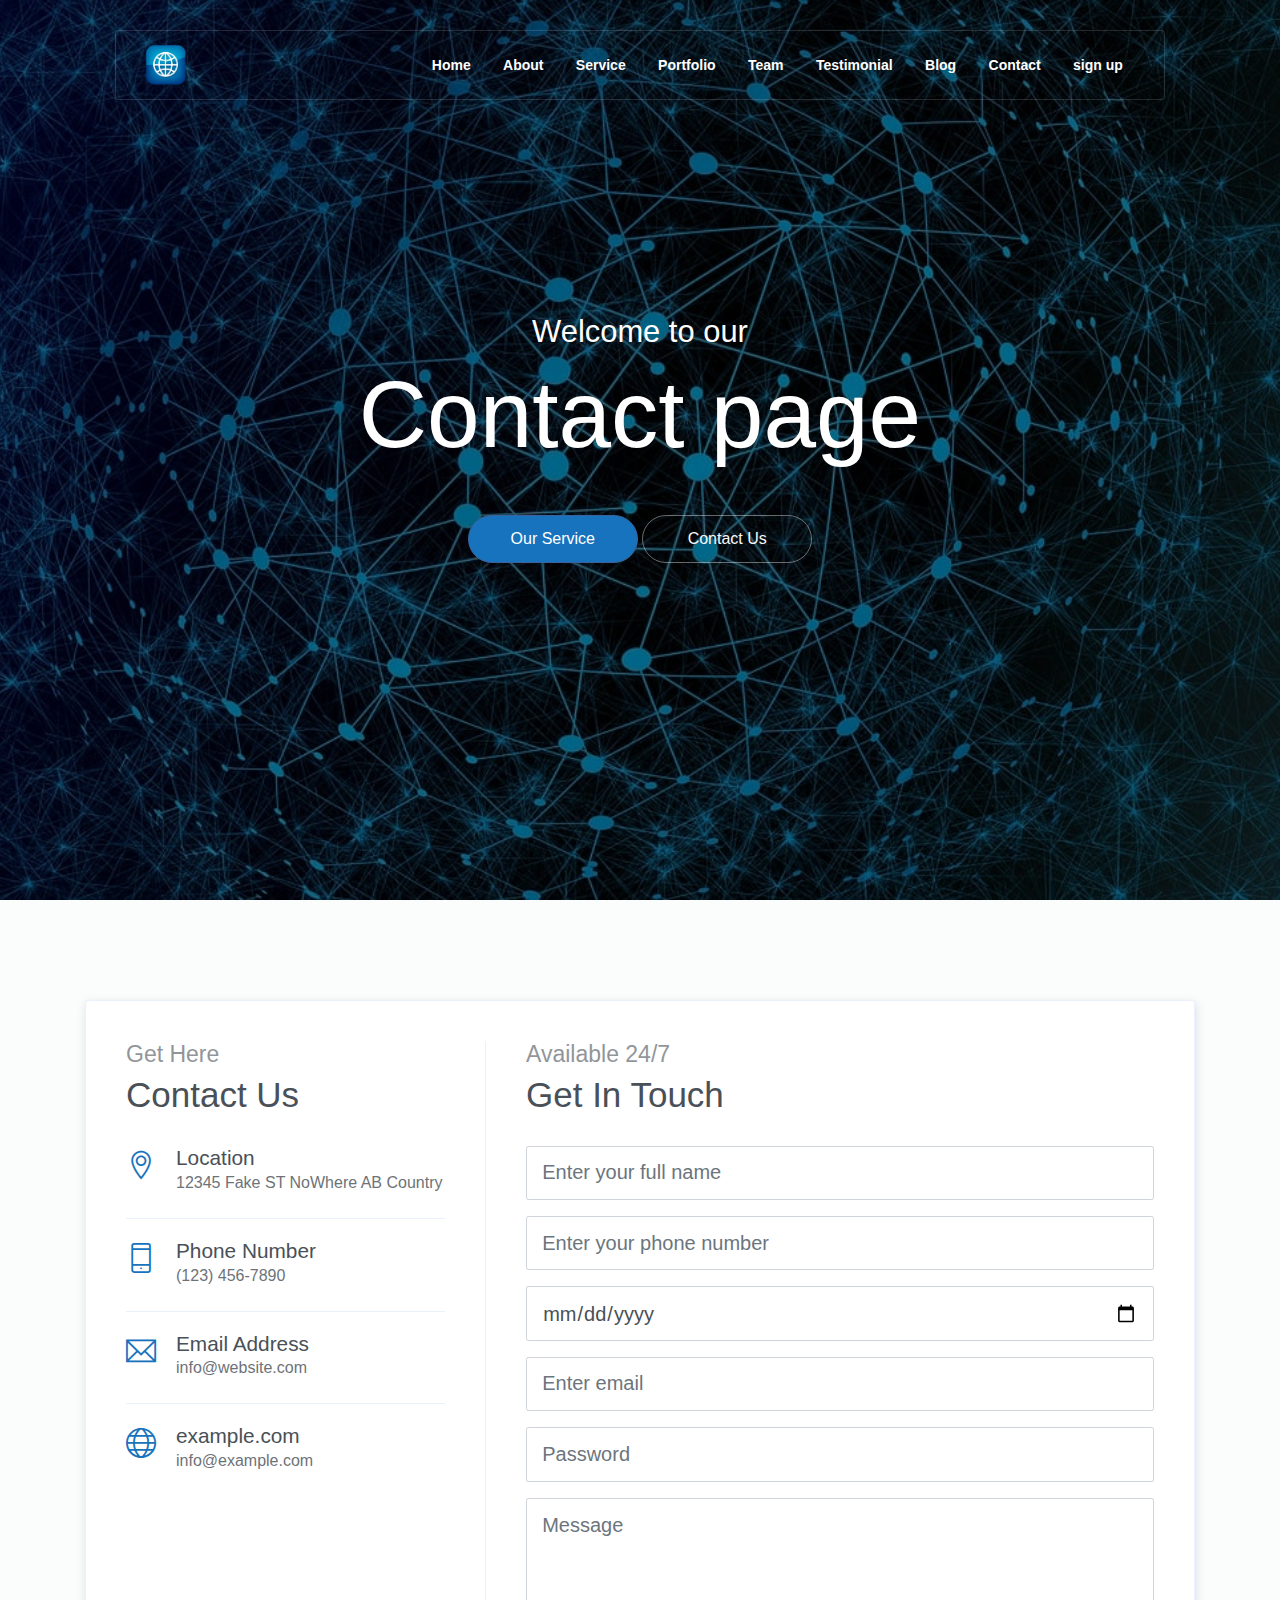
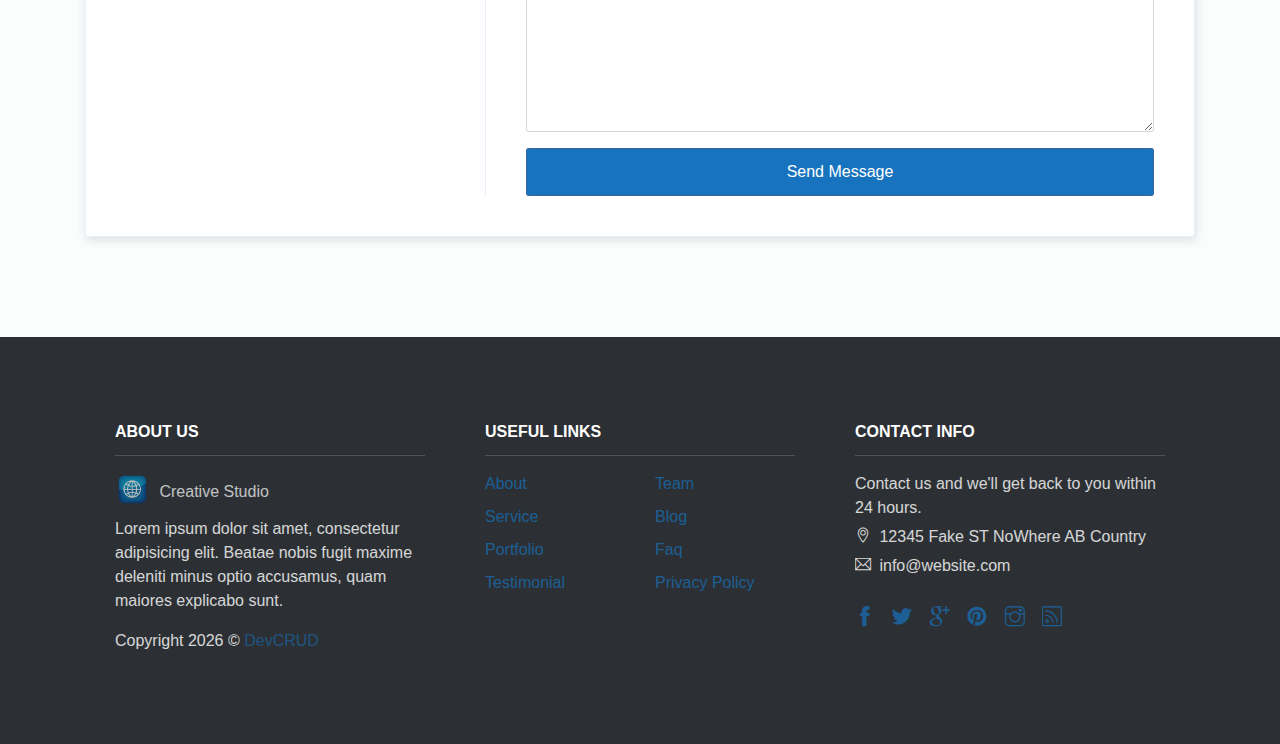
<file: creative-studio/public_html/Contact.html>
<!DOCTYPE html>
<html lang="en">
<head>
	<meta charset="utf-8">
    <meta name="viewport" content="width=device-width, initial-scale=1, shrink-to-fit=no">
    <meta name="description" content="Start your development with Creative Studio landing page.">
    <meta name="author" content="Devcrud">
    <title>Creative Studio | Free Bootstrap 4.3.x template</title>

    <!-- font icons -->
    <link rel="stylesheet" href="assets/vendors/themify-icons/css/themify-icons.css">

    <!-- Bootstrap + Creative Studio main styles -->
	<link rel="stylesheet" href="assets/css/creative-studio.css">

</head>
<body data-spy="scroll" data-target=".navbar" data-offset="40" id="home">

   <!-- Page Navigation -->
   <nav class="navbar custom-navbar navbar-expand-lg navbar-dark" data-spy="affix" data-offset-top="20">
    <div class="container">
        <a class="navbar-brand" href="#">
            <img src="assets/imgs/logo.png" >
        </a>
        <button class="navbar-toggler" type="button" data-toggle="collapse" data-target="#navbarSupportedContent" aria-controls="navbarSupportedContent" aria-expanded="false" aria-label="Toggle navigation">
            <span></span>
        </button>
  
        <div class="collapse navbar-collapse" id="navbarSupportedContent">
            <ul class="navbar-nav ml-auto">
                <li class="nav-item">
                    <a class="nav-link" href="index.html">Home</a>
                </li>
                <li class="nav-item">
                    <a class="nav-link" href="index.html#about">About</a>
                </li>
                <li class="nav-item">
                    <a class="nav-link" href="service.html">Service</a>
                </li>
                <li class="nav-item">
                    <a class="nav-link" href="portfolio.html">Portfolio</a>
                </li>
                <li class="nav-item">
                    <a class="nav-link" href="index.html#team">Team</a>
                </li>
                <li class="nav-item">
                    <a class="nav-link" href="index.html#testimonial">Testimonial</a>
                </li>
                <li class="nav-item">
                    <a class="nav-link" href="blog.html">Blog</a>
                </li>
                <li class="nav-item">
                    <a class="nav-link" href="Contact.html">Contact</a>
                </li>
                <li class="nav-item">
                  <a class="nav-link" href="signup.html">sign up</a>
              </li>
            </ul>
        </div>
    </div>
  </nav>

<!-- End Of Page Navigation -->

    <!-- Page Header -->
    <header class="header">
        <div class="overlay">
            <h6 class="subtitle">Welcome to our </h6>
            <h1 class="title">Contact page</h1>
            <div class="buttons text-center">
                <a href="#service" class="btn btn-primary rounded w-lg btn-lg my-1">Our Service</a>
                <a href="#contact" class="btn btn-outline-light rounded w-lg btn-lg my-1">Contact Us</a>
            </div>              
        </div>      
    </header>
    <!-- End Of Page Header -->
     
     <!-- Contact Section -->
     <section id="contact">
      <div class="container">
          <div class="contact-card">
              <div class="infos">
                  <h6 class="section-subtitle">Get Here</h6>
                  <h6 class="section-title mb-4">Contact Us</h6>

                  <div class="item">
                      <i class="ti-location-pin"></i>
                      <div class="">
                          <h5>Location</h5>
                          <p> 12345 Fake ST NoWhere AB Country</p>
                      </div>                          
                  </div>
                  <div class="item">
                      <i class="ti-mobile"></i>
                      <div>
                          <h5>Phone Number</h5>
                          <p>(123) 456-7890</p>
                      </div>                          
                  </div>
                  <div class="item">
                      <i class="ti-email"></i>
                      <div class="mb-0">
                          <h5>Email Address</h5>
                          <p>info@website.com</p>
                      </div>
                  </div>
                  <div class="item">
                      <i class="ti-world"></i>
                      <div class="mb-0">
                          <h5>example.com</h5>
                          <p>info@example.com</p>
                      </div>
                  </div>
              </div>
              <div class="form">
                  <h6 class="section-subtitle">Available 24/7</h6>
                  <h6 class="section-title mb-4">Get In Touch</h6>
                  <form>
                    <div class="form-group">
                      <input type="name" class="form-control form-control-lg" placeholder="Enter your full name" required>
                      </div>
                     <div class="form-group">
                      <input type="tel" name="phone"class="form-control form-control-lg" placeholder="Enter your phone number" >
                     </div>
                      
                      <div class="form-group">
                        <input type="date"  class="form-control form-control-lg" >
                        </div>
                      <div class="form-group">
                          <input type="email" class="form-control form-control-lg" id="exampleInputEmail1" aria-describedby="emailHelp" placeholder="Enter email" required>
                      </div>
                      <div class="form-group">
                          <input type="password" class="form-control form-control-lg" id="exampleInputPassword1" placeholder="Password" required>
                      </div>
                      <div class="form-group">
                          <textarea name="contact-message" id="" cols="30" rows="7" class="form-control form-control-lg" placeholder="Message"></textarea>
                     </div>
                      <button type="submit" class="btn btn-primary btn-block btn-lg mt-3">Send Message</button>
                  </form>
              </div>
          </div>
      </div>
  </section>
  <!-- Contact Section -->
<!--footer-->
<section class="has-bg-img py-0">
  <div class="container">
      <div class="footer">
          <div class="footer-lists">
              <ul class="list">
                  <li class="list-head">
                      <h6 class="font-weight-bold">ABOUT US</h6>
                  </li>
                  <li class="list-body">
                      <a href="#" class="logo">
                          <img src="assets/imgs/logo.png" alt="Download free bootstrap 4 landing page, free boootstrap 4 templates, Download free bootstrap 4.1 landing page, free boootstrap 4.1.1 templates, Creative studio Landing page">
                          <h6>Creative Studio</h6>
                      </a>
                      <p>Lorem ipsum dolor sit amet, consectetur adipisicing elit. Beatae nobis fugit maxime deleniti minus optio accusamus, quam maiores explicabo sunt.</p> 
                      <p class="mt-3">
                          Copyright <script>document.write(new Date().getFullYear())</script> &copy; <a class="d-inline text-primary" href="http://www.devcrud.com">DevCRUD</a>
                      </p>                   
                  </li>
              </ul>
              <ul class="list">
                  <li class="list-head">
                      <h6 class="font-weight-bold">USEFUL LINKS</h6>
                  </li>
                  <li class="list-body">
                      <div class="row">
                          <div class="col">
                              <a href="#about">About</a>
                              <a href="#service">Service</a>
                              <a href="#portfolio">Portfolio</a>
                              <a href="#testmonail">Testimonial</a>
                          </div>
                          <div class="col">
                              <a href="#team">Team</a>
                              <a href="#blog">Blog</a>
                              <a href="#">Faq</a>
                              <a href="#">Privacy Policy</a>                  
                          </div>
                      </div>
                  </li>
              </ul>
              <ul class="list">
                  <li class="list-head">
                      <h6 class="font-weight-bold">CONTACT INFO</h6>
                  </li>
                  <li class="list-body">
                      <p>Contact us and we'll get back to you within 24 hours.</p>
                      <p><i class="ti-location-pin"></i> 12345 Fake ST NoWhere AB Country</p>
                      <p><i class="ti-email"></i>  info@website.com</p>
                      <div class="social-links">
                          <a href="javascript:void(0)" class="link"><i class="ti-facebook"></i></a>
                          <a href="javascript:void(0)" class="link"><i class="ti-twitter-alt"></i></a>
                          <a href="javascript:void(0)" class="link"><i class="ti-google"></i></a>
                          <a href="javascript:void(0)" class="link"><i class="ti-pinterest-alt"></i></a>
                          <a href="javascript:void(0)" class="link"><i class="ti-instagram"></i></a>
                          <a href="javascript:void(0)" class="link"><i class="ti-rss"></i></a>
                      </div>
                  </li>
              </ul>
          </div>
      </div>    
  </div>
</section>
<!--end of footer-->

       <!-- core  -->
       <script src="assets/vendors/jquery/jquery-3.4.1.js"></script>
       <script src="assets/vendors/bootstrap/bootstrap.bundle.js"></script>
   
       <!-- bootstrap affix -->
       <script src="assets/vendors/bootstrap/bootstrap.affix.js"></script>
           <!-- Creative Studio js -->
       <script src="assets/js/creative-studio.js"></script>
      </body>
      </html>
</file>
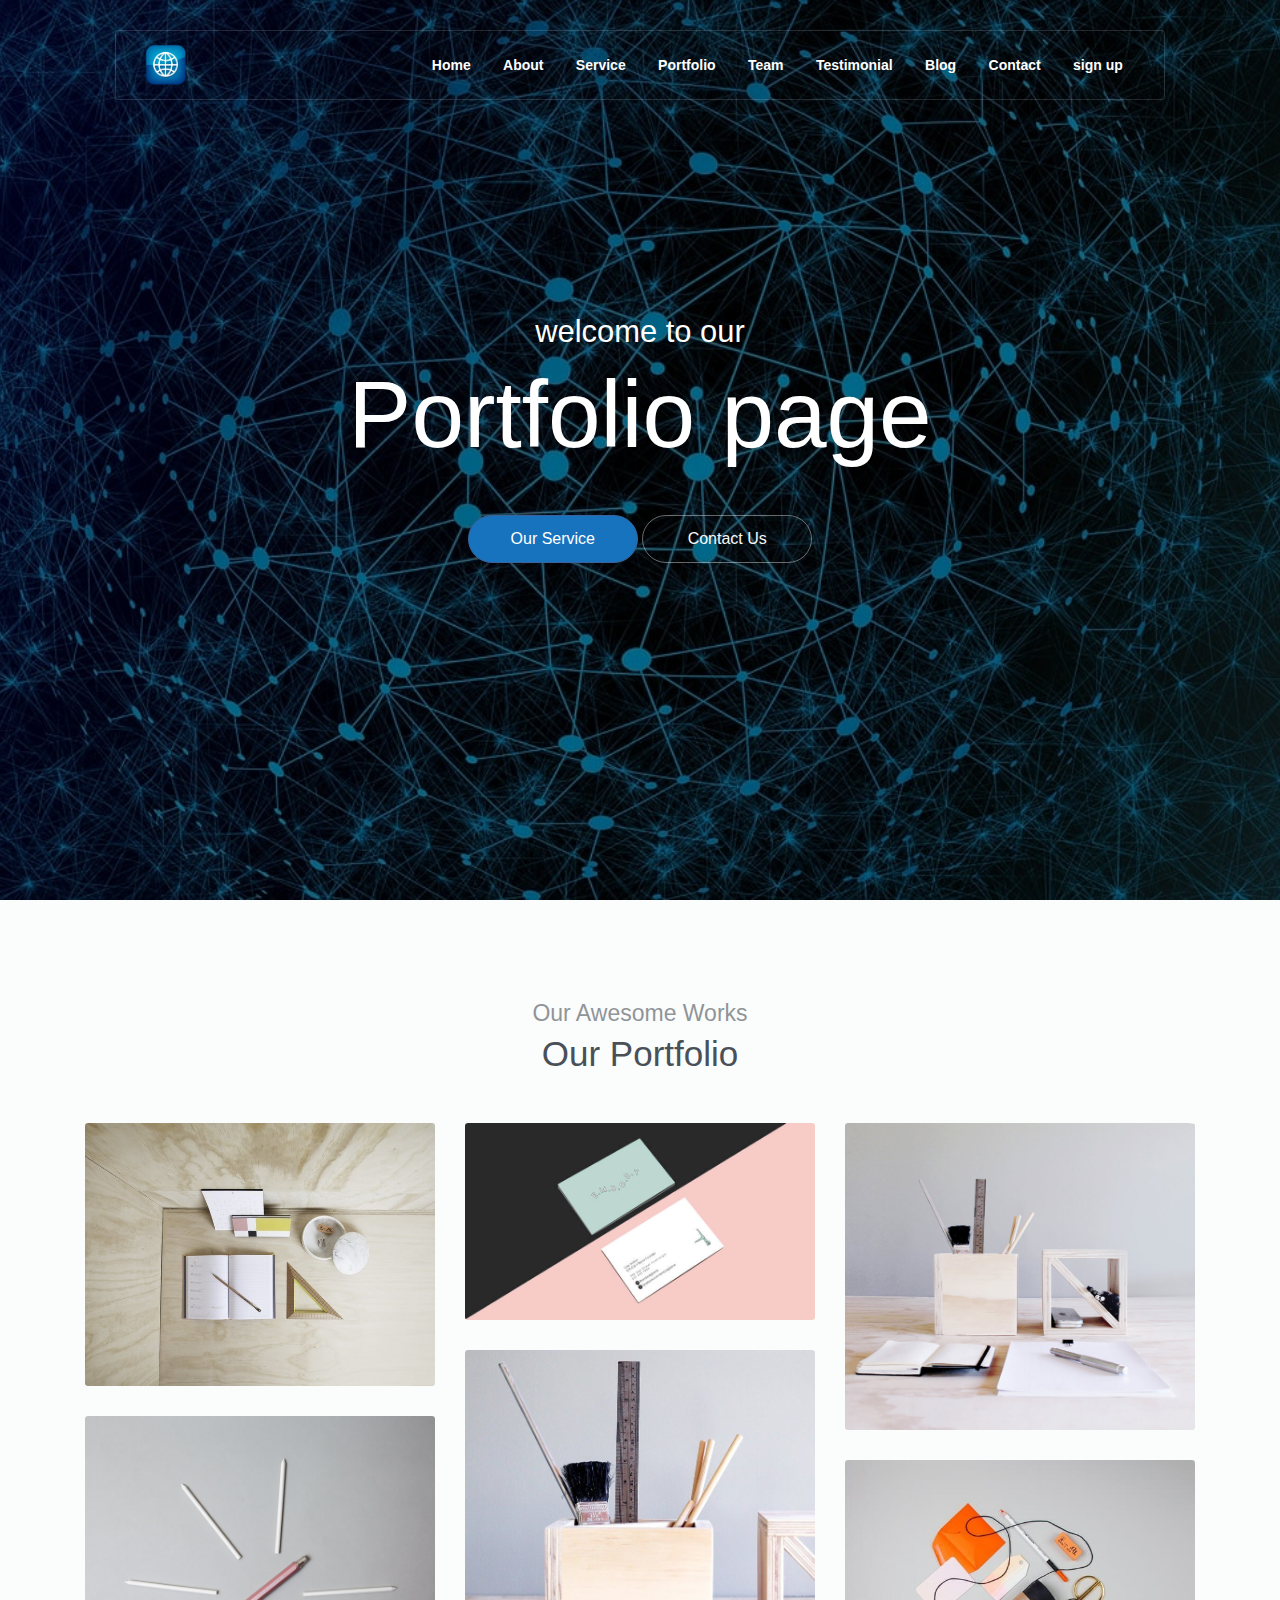
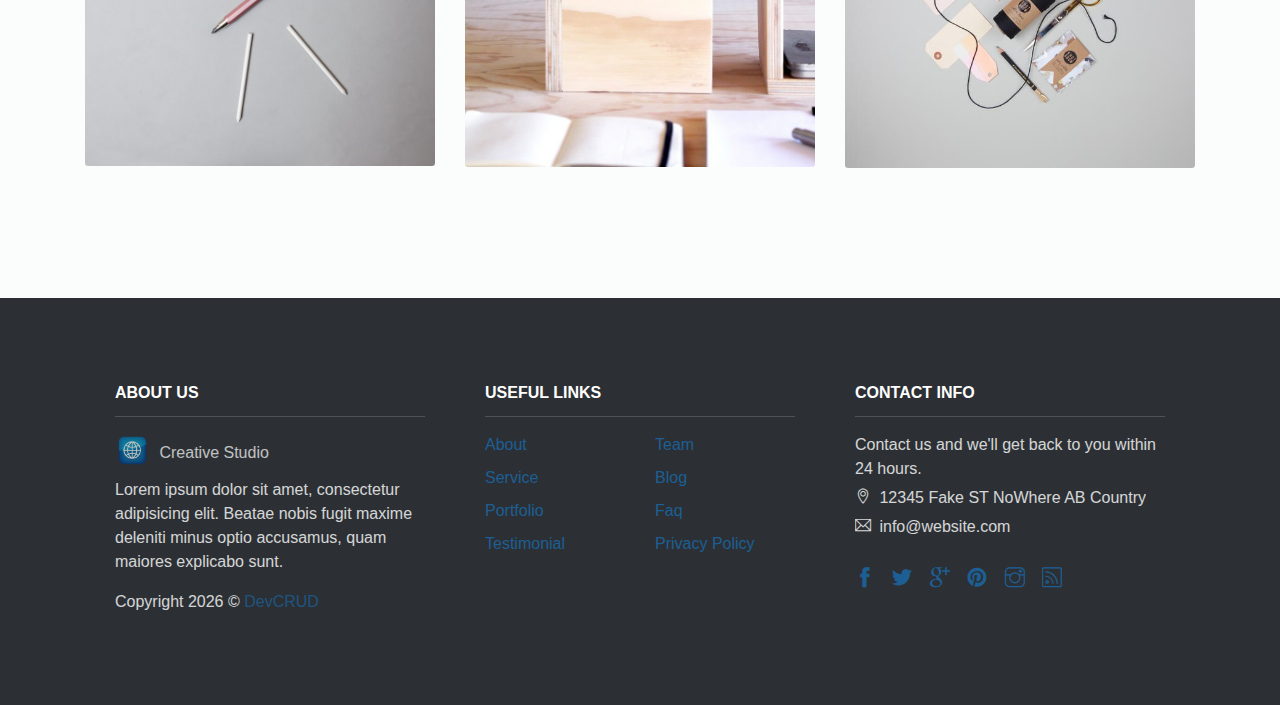
<file: creative-studio/public_html/portfolio.html>
<!DOCTYPE html>
<html lang="en">

<head>
  <meta charset="utf-8">
  <meta name="viewport" content="width=device-width, initial-scale=1, shrink-to-fit=no">
  <meta name="description" content="Start your development with Creative Studio landing page.">
  <meta name="author" content="Devcrud">
  <title>Creative Studio | Free Bootstrap 4.3.x template</title>

  <!-- font icons -->
  <link rel="stylesheet" href="assets/vendors/themify-icons/css/themify-icons.css">

  <!-- Bootstrap + Creative Studio main styles -->
  <link rel="stylesheet" href="assets/css/creative-studio.css">

</head>

<body data-spy="scroll" data-target=".navbar" data-offset="40" id="home">
  <!-- Page Navigation -->

  <nav class="navbar custom-navbar navbar-expand-lg navbar-dark" data-spy="affix" data-offset-top="20">
    <div class="container">
        <a class="navbar-brand" href="#">
            <img src="assets/imgs/logo.png" >
        </a>
        <button class="navbar-toggler" type="button" data-toggle="collapse" data-target="#navbarSupportedContent" aria-controls="navbarSupportedContent" aria-expanded="false" aria-label="Toggle navigation">
            <span></span>
        </button>
  
        <div class="collapse navbar-collapse" id="navbarSupportedContent">
            <ul class="navbar-nav ml-auto">
                <li class="nav-item">
                    <a class="nav-link" href="index.html">Home</a>
                </li>
                <li class="nav-item">
                    <a class="nav-link" href="index.html#about">About</a>
                </li>
                <li class="nav-item">
                    <a class="nav-link" href="service.html">Service</a>
                </li>
                <li class="nav-item">
                    <a class="nav-link" href="portfolio.html">Portfolio</a>
                </li>
                <li class="nav-item">
                    <a class="nav-link" href="index.html#team">Team</a>
                </li>
                <li class="nav-item">
                    <a class="nav-link" href="index.html#testimonial">Testimonial</a>
                </li>
                <li class="nav-item">
                    <a class="nav-link" href="blog.html">Blog</a>
                </li>
                <li class="nav-item">
                    <a class="nav-link" href="Contact.html">Contact</a>
                </li>
                <li class="nav-item">
                  <a class="nav-link" href="signup.html">sign up</a>
              </li>
            </ul>
        </div>
    </div>
  </nav>
  
  <!-- End Of Page Navigation -->

  <!-- Page Header -->
  <header class="header">
    <div class="overlay">
        <h6 class="subtitle">welcome to our</h6>
        <h1 class="title">Portfolio page</h1>
        <div class="buttons text-center">
            <a href="#service" class="btn btn-primary rounded w-lg btn-lg my-1">Our Service</a>
            <a href="#contact" class="btn btn-outline-light rounded w-lg btn-lg my-1">Contact Us</a>
        </div>              
    </div>      
</header>
<!-- End Of Page Header -->

       <!-- Portfolio section -->
       <section id="portfolio">
        <div class="container text-center">
            <h6 class="section-subtitle">Our Awesome Works</h6>
            <h6 class="section-title mb-5">Our Portfolio</h6>
            <div class="row">
                <div class="col-sm-4">
                    <div class="img-wrapper">
                        <img src="assets/imgs/folio-1.jpg" alt="Download free bootstrap 4 landing page, free boootstrap 4 templates, Download free bootstrap 4.1 landing page, free boootstrap 4.1.1 templates, Creative studio Landing page">
                        <div class="overlay">
                            <div class="overlay-infos">
                                <h5>Project Title</h5>
                                <a href="javascript:void(0)"><i class="ti-zoom-in"></i></a>
                                <a href="javascript:void(0)"><i class="ti-link"></i></a>
                            </div>  
                        </div>
                    </div>
                    <div class="img-wrapper">
                        <img src="assets/imgs/folio-2.jpg" alt="Download free bootstrap 4 landing page, free boootstrap 4 templates, Download free bootstrap 4.1 landing page, free boootstrap 4.1.1 templates, Creative studio Landing page">
                        <div class="overlay">
                            <div class="overlay-infos">
                                <h5>Project Title</h5>
                                <a href="javascript:void(0)"><i class="ti-zoom-in"></i></a>
                                <a href="javascript:void(0)"><i class="ti-link"></i></a>
                            </div>                              
                        </div>
                    </div>                  
                </div>
                <div class="col-sm-4">
                    <div class="img-wrapper">
                        <img src="assets/imgs/folio-3.jpg" alt="Download free bootstrap 4 landing page, free boootstrap 4 templates, Download free bootstrap 4.1 landing page, free boootstrap 4.1.1 templates, Creative studio Landing page">
                        <div class="overlay">
                            <div class="overlay-infos">
                                <h5>Project Title</h5>
                                <a href="javascript:void(0)"><i class="ti-zoom-in"></i></a>
                                <a href="javascript:void(0)"><i class="ti-link"></i></a>
                            </div>  
                        </div>
                    </div>
                    <div class="img-wrapper">
                        <img src="assets/imgs/folio-4.jpg" alt="Download free bootstrap 4 landing page, free boootstrap 4 templates, Download free bootstrap 4.1 landing page, free boootstrap 4.1.1 templates, Creative studio Landing page">
                        <div class="overlay">
                            <div class="overlay-infos">
                                <h5>Project Title</h5>
                                <a href="javascript:void(0)"><i class="ti-zoom-in"></i></a>
                                <a href="javascript:void(0)"><i class="ti-link"></i></a>
                            </div>                              
                        </div>
                    </div>                  
                </div>
                <div class="col-sm-4">
                    <div class="img-wrapper">
                        <img src="assets/imgs/folio-5.jpg" alt="Download free bootstrap 4 landing page, free boootstrap 4 templates, Download free bootstrap 4.1 landing page, free boootstrap 4.1.1 templates, Creative studio Landing page">
                        <div class="overlay">
                            <div class="overlay-infos">
                                <h5>Project Title</h5>
                                <a href="javascript:void(0)"><i class="ti-zoom-in"></i></a>
                                <a href="javascript:void(0)"><i class="ti-link"></i></a>
                            </div>  
                        </div>
                    </div>
                    <div class="img-wrapper">
                        <img src="assets/imgs/folio-6.jpg" alt="Download free bootstrap 4 landing page, free boootstrap 4 templates, Download free bootstrap 4.1 landing page, free boootstrap 4.1.1 templates, Creative studio Landing page">
                        <div class="overlay">
                            <div class="overlay-infos">
                                <h5>Project Title</h5>
                                <a href="javascript:void(0)"><i class="ti-zoom-in"></i></a>
                                <a href="javascript:void(0)"><i class="ti-link"></i></a>
                            </div>                              
                        </div>
                    </div>                  
                </div>
            </div>
        </div>
    </section>
    <!-- End of portfolio section -->
  <!--footer-->
  <section class="has-bg-img py-0">
    <div class="container">
      <div class="footer">
        <div class="footer-lists">
          <ul class="list">
            <li class="list-head">
              <h6 class="font-weight-bold">ABOUT US</h6>
            </li>
            <li class="list-body">
              <a href="#" class="logo">
                <img src="assets/imgs/logo.png"
                  alt="Download free bootstrap 4 landing page, free boootstrap 4 templates, Download free bootstrap 4.1 landing page, free boootstrap 4.1.1 templates, Creative studio Landing page">
                <h6>Creative Studio</h6>
              </a>
              <p>Lorem ipsum dolor sit amet, consectetur adipisicing elit. Beatae nobis fugit maxime deleniti minus
                optio accusamus, quam maiores explicabo sunt.</p>
              <p class="mt-3">
                Copyright
                <script>document.write(new Date().getFullYear())</script> &copy; <a class="d-inline text-primary"
                  href="http://www.devcrud.com">DevCRUD</a>
              </p>
            </li>
          </ul>
          <ul class="list">
            <li class="list-head">
              <h6 class="font-weight-bold">USEFUL LINKS</h6>
            </li>
            <li class="list-body">
              <div class="row">
                <div class="col">
                  <a href="#about">About</a>
                  <a href="#service">Service</a>
                  <a href="#portfolio">Portfolio</a>
                  <a href="#testmonail">Testimonial</a>
                </div>
                <div class="col">
                  <a href="#team">Team</a>
                  <a href="#blog">Blog</a>
                  <a href="#">Faq</a>
                  <a href="#">Privacy Policy</a>
                </div>
              </div>
            </li>
          </ul>
          <ul class="list">
            <li class="list-head">
              <h6 class="font-weight-bold">CONTACT INFO</h6>
            </li>
            <li class="list-body">
              <p>Contact us and we'll get back to you within 24 hours.</p>
              <p><i class="ti-location-pin"></i> 12345 Fake ST NoWhere AB Country</p>
              <p><i class="ti-email"></i> info@website.com</p>
              <div class="social-links">
                <a href="javascript:void(0)" class="link"><i class="ti-facebook"></i></a>
                <a href="javascript:void(0)" class="link"><i class="ti-twitter-alt"></i></a>
                <a href="javascript:void(0)" class="link"><i class="ti-google"></i></a>
                <a href="javascript:void(0)" class="link"><i class="ti-pinterest-alt"></i></a>
                <a href="javascript:void(0)" class="link"><i class="ti-instagram"></i></a>
                <a href="javascript:void(0)" class="link"><i class="ti-rss"></i></a>
              </div>
            </li>
          </ul>
        </div>
      </div>
    </div>
  </section>
  <!--end of footer-->

  <!-- core  -->
  <script src="assets/vendors/jquery/jquery-3.4.1.js"></script>
  <script src="assets/vendors/bootstrap/bootstrap.bundle.js"></script>

  <!-- bootstrap affix -->
  <script src="assets/vendors/bootstrap/bootstrap.affix.js"></script>
  <!-- Creative Studio js -->
  <script src="assets/js/creative-studio.js"></script>
</body>

</html>
</file>
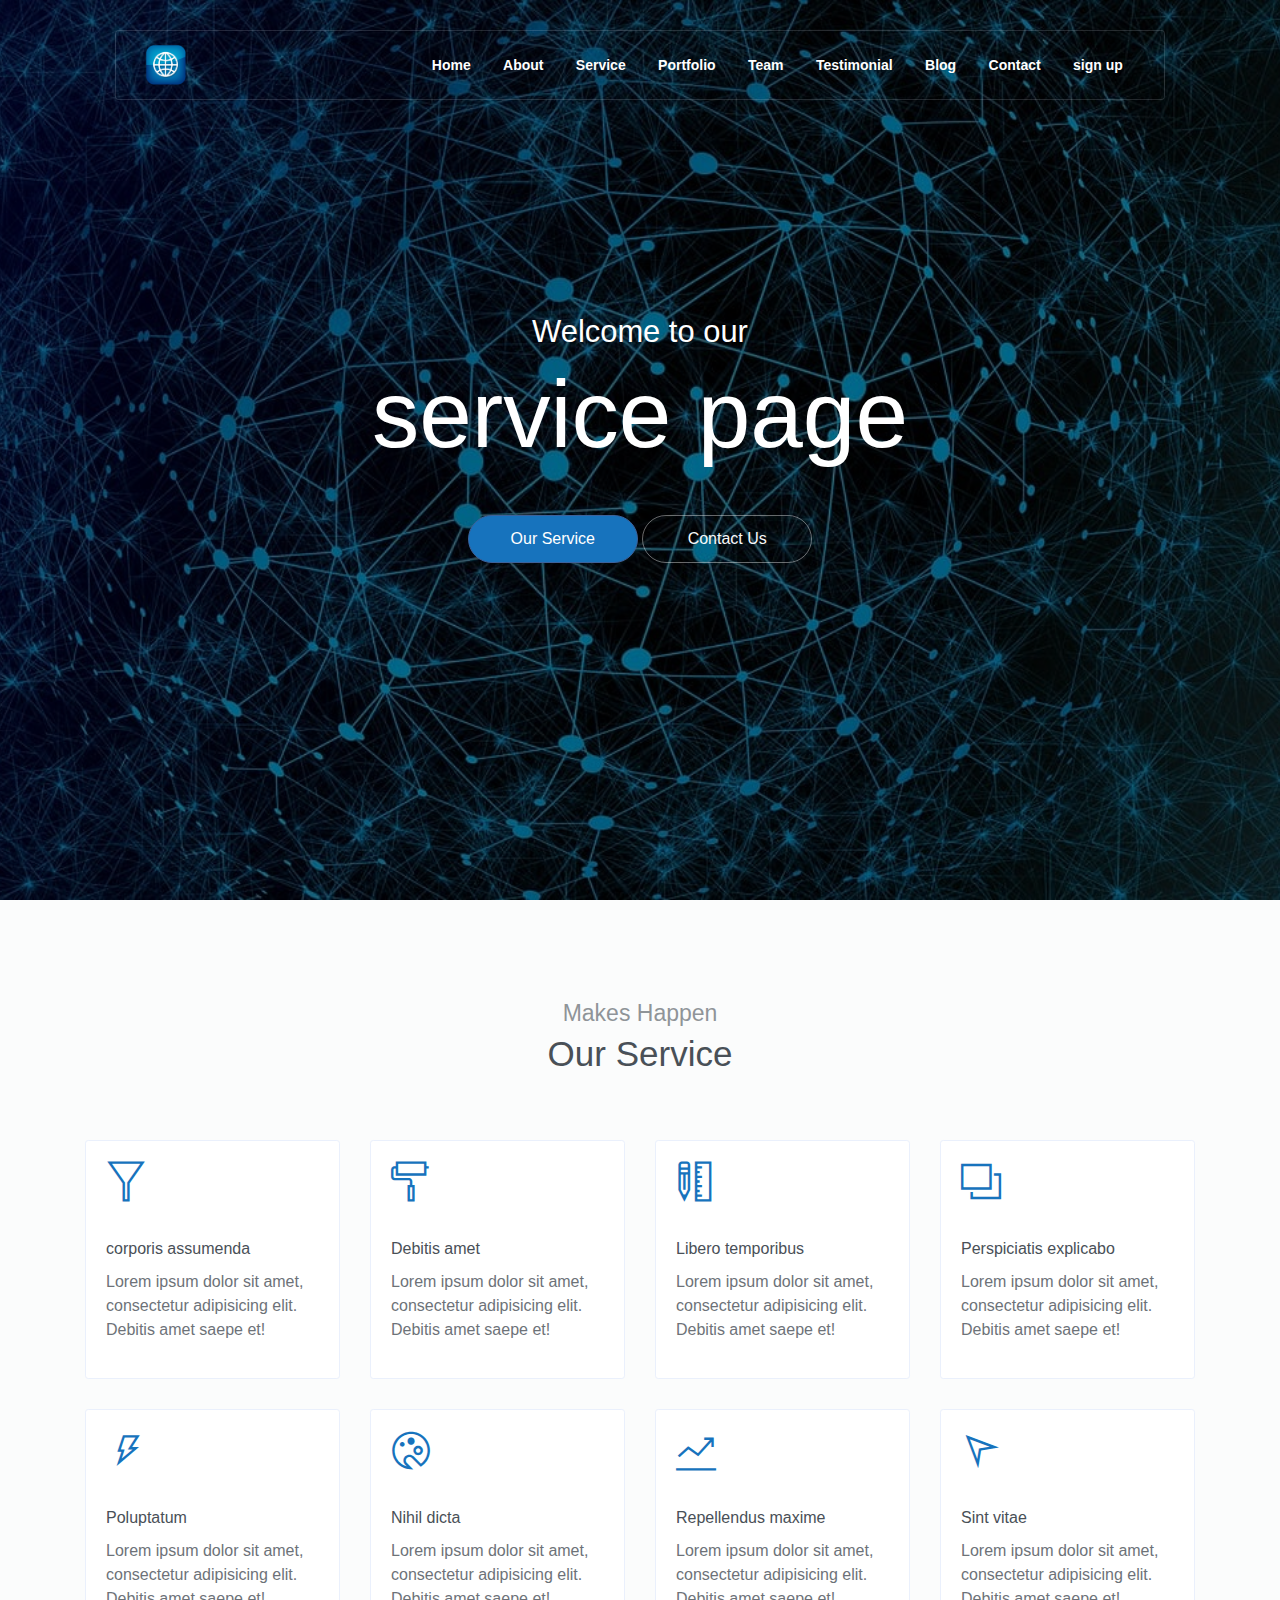
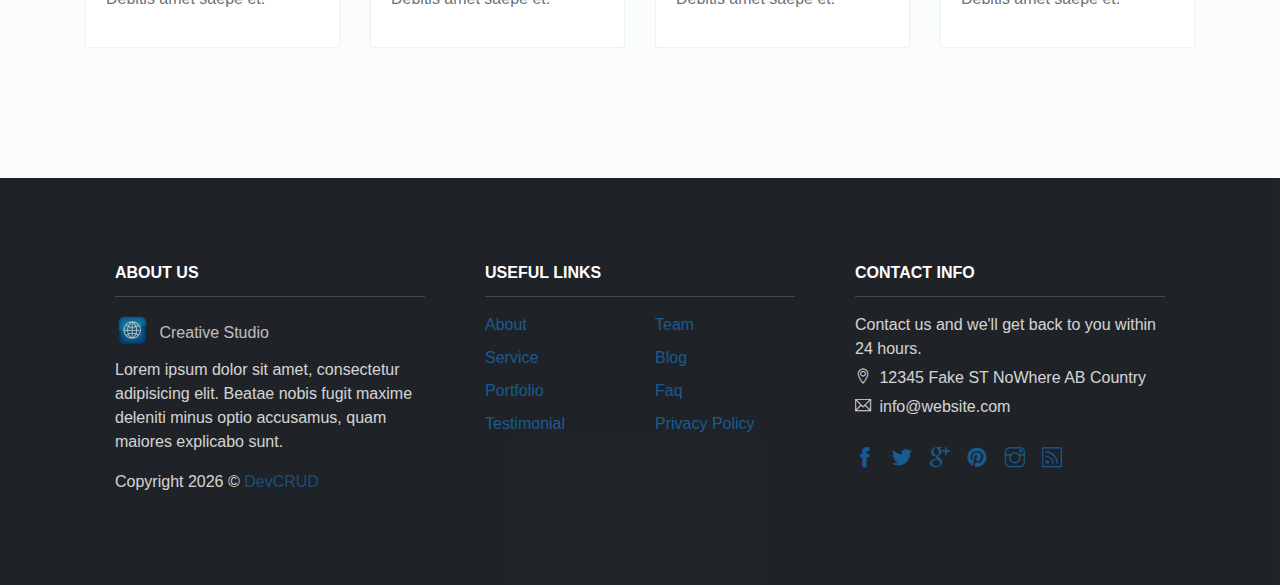
<file: creative-studio/public_html/service.html>
<!DOCTYPE html>
<html lang="en">
<head>
	<meta charset="utf-8">
    <meta name="viewport" content="width=device-width, initial-scale=1, shrink-to-fit=no">
    <meta name="description" content="Start your development with Creative Studio landing page.">
    <meta name="author" content="Devcrud">
    <title>Creative Studio | Free Bootstrap 4.3.x template</title>

    <!-- font icons -->
    <link rel="stylesheet" href="assets/vendors/themify-icons/css/themify-icons.css">

    <!-- Bootstrap + Creative Studio main styles -->
	<link rel="stylesheet" href="assets/css/creative-studio.css">
    <!--my css-->
    <link rel="stylesheet" href="assets/css/mycss.css">

</head>
<body data-spy="scroll" data-target=".navbar" data-offset="40" id="home">
  <!-- Page Navigation -->

  <nav class="navbar custom-navbar navbar-expand-lg navbar-dark" data-spy="affix" data-offset-top="20">
    <div class="container">
        <a class="navbar-brand" href="#">
            <img src="assets/imgs/logo.png" >
        </a>
        <button class="navbar-toggler" type="button" data-toggle="collapse" data-target="#navbarSupportedContent" aria-controls="navbarSupportedContent" aria-expanded="false" aria-label="Toggle navigation">
            <span></span>
        </button>
  
        <div class="collapse navbar-collapse" id="navbarSupportedContent">
            <ul class="navbar-nav ml-auto">
                <li class="nav-item">
                    <a class="nav-link" href="index.html">Home</a>
                </li>
                <li class="nav-item">
                    <a class="nav-link" href="index.html#about">About</a>
                </li>
                <li class="nav-item">
                    <a class="nav-link" href="service.html">Service</a>
                </li>
                <li class="nav-item">
                    <a class="nav-link" href="portfolio.html">Portfolio</a>
                </li>
                <li class="nav-item">
                    <a class="nav-link" href="index.html#team">Team</a>
                </li>
                <li class="nav-item">
                    <a class="nav-link" href="index.html#testimonial">Testimonial</a>
                </li>
                <li class="nav-item">
                    <a class="nav-link" href="blog.html">Blog</a>
                </li>
                <li class="nav-item">
                    <a class="nav-link" href="Contact.html">Contact</a>
                </li>
                <li class="nav-item">
                  <a class="nav-link" href="signup.html">sign up</a>
              </li>
            </ul>
        </div>
    </div>
  </nav>
  
  <!-- End Of Page Navigation  -->
      <!-- Page Header -->
      <header class="header" classe="service-pic">
        <div class="overlay">
            <h6 class="subtitle">Welcome to our </h6>
            <h1 class="title">service page</h1>
            <div class="buttons text-center">
                <a href="#service" class="btn btn-primary rounded w-lg btn-lg my-1">Our Service</a>
                <a href="#contact" class="btn btn-outline-light rounded w-lg btn-lg my-1">Contact Us</a>
            </div>              
        </div>      
    </header>
    <!-- End Of Page Header -->
   <!-- Service Section -->
   <section id="service">
    <div class="container">
        <h6 class="section-subtitle text-center">Makes Happen</h6>
        <h5 class="section-title text-center mb-6">Our Service</h5> 
        <div class="row">
            <div class="col-sm-4 col-md-3">
                <div class="card mb-4">
                    <div class="card-body">
                        <h2 class="mb-4"><i class="ti-filter text-primary"></i></h2>
                        <h6 class="card-title">corporis assumenda</h6>
                        <p>Lorem ipsum dolor sit amet, consectetur adipisicing elit. Debitis amet saepe et!</p>
                    </div>
                </div>
            </div>
            <div class="col-sm-4 col-md-3">
                <div class="card mb-4">
                    <div class="card-body">
                        <h2 class="mb-4"><i class="ti-paint-roller text-primary"></i></h2>
                        <h6 class="card-title">Debitis amet</h6>
                        <p>Lorem ipsum dolor sit amet, consectetur adipisicing elit. Debitis amet saepe et!</p>
                    </div>
                </div>
            </div>
            <div class="col-sm-4 col-md-3">
                <div class="card mb-4">
                    <div class="card-body">
                        <h2 class="mb-4"><i class="ti-ruler-pencil text-primary"></i></h2>
                        <h6 class="card-title">Libero temporibus</h6>
                        <p>Lorem ipsum dolor sit amet, consectetur adipisicing elit. Debitis amet saepe et!</p>
                    </div>
                </div>
            </div>
            <div class="col-sm-4 col-md-3">
                <div class="card mb-4">
                    <div class="card-body">
                        <h2 class="mb-4"><i class="ti-layers text-primary"></i></h2>
                        <h6 class="card-title">Perspiciatis explicabo</h6>
                        <p>Lorem ipsum dolor sit amet, consectetur adipisicing elit. Debitis amet saepe et!</p>
                    </div>
                </div>
            </div>
            <div class="col-sm-4 col-md-3">
                <div class="card mb-4">
                    <div class="card-body">
                        <h2 class="mb-4"><i class="ti-bolt text-primary"></i></h2>
                        <h6 class="card-title">Poluptatum</h6>
                        <p>Lorem ipsum dolor sit amet, consectetur adipisicing elit. Debitis amet saepe et!</p>
                    </div>
                </div>
            </div>
            <div class="col-sm-4 col-md-3">
                <div class="card mb-4">
                    <div class="card-body">
                        <h2 class="mb-4"><i class="ti-palette text-primary"></i></h2>
                        <h6 class="card-title">Nihil dicta</h6>
                        <p>Lorem ipsum dolor sit amet, consectetur adipisicing elit. Debitis amet saepe et!</p>
                    </div>
                </div>
            </div>
            <div class="col-sm-4 col-md-3">
                <div class="card mb-4">
                    <div class="card-body">
                        <h2 class="mb-4"><i class="ti-stats-up text-primary"></i></h2>
                        <h6 class="card-title">Repellendus maxime</h6>
                        <p>Lorem ipsum dolor sit amet, consectetur adipisicing elit. Debitis amet saepe et!</p>
                    </div>
                </div>
            </div>
            <div class="col-sm-4 col-md-3">
                <div class="card mb-4">
                    <div class="card-body">
                        <h2 class="mb-4"><i class="ti-location-arrow text-primary"></i></h2>
                        <h6 class="card-title">Sint vitae</h6>
                        <p>Lorem ipsum dolor sit amet, consectetur adipisicing elit. Debitis amet saepe et!</p>
                    </div>
                </div>
            </div>
        </div>  
    </div>
</section>
<!-- End of Service Section -->

     <section class="has-bg-img py-0">
      <div class="container">
          <div class="footer">
              <div class="footer-lists">
                  <ul class="list">
                      <li class="list-head">
                          <h6 class="font-weight-bold">ABOUT US</h6>
                      </li>
                      <li class="list-body">
                          <a href="#" class="logo">
                              <img src="assets/imgs/logo.png" alt="Download free bootstrap 4 landing page, free boootstrap 4 templates, Download free bootstrap 4.1 landing page, free boootstrap 4.1.1 templates, Creative studio Landing page">
                              <h6>Creative Studio</h6>
                          </a>
                          <p>Lorem ipsum dolor sit amet, consectetur adipisicing elit. Beatae nobis fugit maxime deleniti minus optio accusamus, quam maiores explicabo sunt.</p> 
                          <p class="mt-3">
                              Copyright <script>document.write(new Date().getFullYear())</script> &copy; <a class="d-inline text-primary" href="http://www.devcrud.com">DevCRUD</a>
                          </p>                   
                      </li>
                  </ul>
                  <ul class="list">
                      <li class="list-head">
                          <h6 class="font-weight-bold">USEFUL LINKS</h6>
                      </li>
                      <li class="list-body">
                          <div class="row">
                              <div class="col">
                                  <a href="#about">About</a>
                                  <a href="#service">Service</a>
                                  <a href="#portfolio">Portfolio</a>
                                  <a href="#testmonail">Testimonial</a>
                              </div>
                              <div class="col">
                                  <a href="#team">Team</a>
                                  <a href="#blog">Blog</a>
                                  <a href="#">Faq</a>
                                  <a href="#">Privacy Policy</a>                  
                              </div>
                          </div>
                      </li>
                  </ul>
                  <ul class="list">
                      <li class="list-head">
                          <h6 class="font-weight-bold">CONTACT INFO</h6>
                      </li>
                      <li class="list-body">
                          <p>Contact us and we'll get back to you within 24 hours.</p>
                          <p><i class="ti-location-pin"></i> 12345 Fake ST NoWhere AB Country</p>
                          <p><i class="ti-email"></i>  info@website.com</p>
                          <div class="social-links">
                              <a href="javascript:void(0)" class="link"><i class="ti-facebook"></i></a>
                              <a href="javascript:void(0)" class="link"><i class="ti-twitter-alt"></i></a>
                              <a href="javascript:void(0)" class="link"><i class="ti-google"></i></a>
                              <a href="javascript:void(0)" class="link"><i class="ti-pinterest-alt"></i></a>
                              <a href="javascript:void(0)" class="link"><i class="ti-instagram"></i></a>
                              <a href="javascript:void(0)" class="link"><i class="ti-rss"></i></a>
                          </div>
                      </li>
                  </ul>
              </div>
          </div>    
      </div>
  </section>
       <!-- core  -->
       <script src="assets/vendors/jquery/jquery-3.4.1.js"></script>
       <script src="assets/vendors/bootstrap/bootstrap.bundle.js"></script>
   
       <!-- bootstrap affix -->
       <script src="assets/vendors/bootstrap/bootstrap.affix.js"></script>
           <!-- Creative Studio js -->
       <script src="assets/js/creative-studio.js"></script>
</body>
</html>
</file>
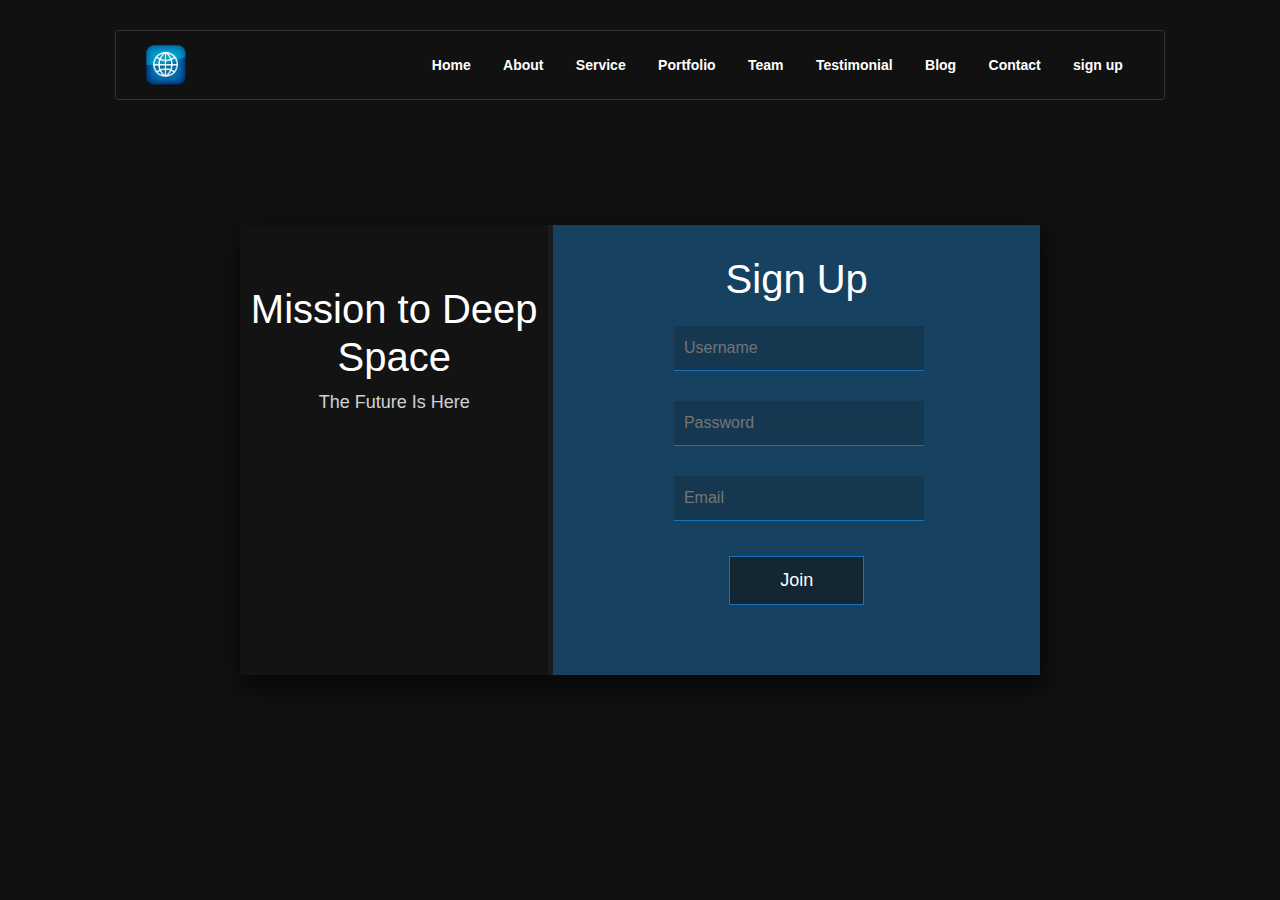
<file: creative-studio/public_html/signup.html>
<!DOCTYPE html>
<html lang="en">
<head>
	<meta charset="utf-8">
    <meta name="viewport" content="width=device-width, initial-scale=1, shrink-to-fit=no">
    <meta name="description" content="Start your development with Creative Studio landing page.">
    <meta name="author" content="Devcrud">
    <title>Creative Studio | Free Bootstrap 4.3.x template</title>
    <!-- font icons -->
    <link rel="stylesheet" href="assets/vendors/themify-icons/css/themify-icons.css">

    <!-- Bootstrap + Creative Studio main styles -->
	<link rel="stylesheet" href="assets/css/creative-studio.css">
  <link rel="stylesheet" href="assets/css/mycss.css">

</head>
<body data-spy="scroll" data-target=".navbar" data-offset="40" id="home">

     <!-- Page Navigation -->

     <nav class="navbar custom-navbar navbar-expand-lg navbar-dark" data-spy="affix" data-offset-top="20">
      <div class="container">
          <a class="navbar-brand" href="#">
              <img src="assets/imgs/logo.png" >
          </a>
          <button class="navbar-toggler" type="button" data-toggle="collapse" data-target="#navbarSupportedContent" aria-controls="navbarSupportedContent" aria-expanded="false" aria-label="Toggle navigation">
              <span></span>
          </button>
    
          <div class="collapse navbar-collapse" id="navbarSupportedContent">
              <ul class="navbar-nav ml-auto">
                  <li class="nav-item">
                      <a class="nav-link" href="index.html">Home</a>
                  </li>
                  <li class="nav-item">
                      <a class="nav-link" href="index.html#about">About</a>
                  </li>
                  <li class="nav-item">
                      <a class="nav-link" href="service.html">Service</a>
                  </li>
                  <li class="nav-item">
                      <a class="nav-link" href="portfolio.html">Portfolio</a>
                  </li>
                  <li class="nav-item">
                      <a class="nav-link" href="index.html#team">Team</a>
                  </li>
                  <li class="nav-item">
                      <a class="nav-link" href="index.html#testimonial">Testimonial</a>
                  </li>
                  <li class="nav-item">
                      <a class="nav-link" href="blog.html">Blog</a>
                  </li>
                  <li class="nav-item">
                      <a class="nav-link" href="Contact.html">Contact</a>
                  </li>
                  <li class="nav-item">
                    <a class="nav-link" href="signup.html">sign up</a>
                </li>
              </ul>
          </div>
      </div>
    </nav>

<!-- End Of Page Navigation -->

<div class="signupSection">
<div class="info">
<h2>Mission to Deep Space</h2>
<i class="icon ion-ios-ionic-outline" aria-hidden="true"></i>
<p>The Future Is Here</p>
</div>
<form action="#" method="POST" class="signupForm" name="signupform">
<h2>Sign Up</h2>
<ul class="noBullet">
  <li>
    <label for="username"></label>
    <input type="text" class="inputFields" id="username" name="username" placeholder="Username" value="" oninput="return userNameValidation(this.value)" required/>
  </li>
  <li>
    <label for="password"></label>
    <input type="password" class="inputFields" id="password" name="password" placeholder="Password" value="" oninput="return passwordValidation(this.value)" required/>
  </li>
  <li>
    <label for="email"></label>
    <input type="email" class="inputFields" id="email" name="email" placeholder="Email" value="" required/>
  </li>
  <li id="center-btn">
    <input type="submit" id="join-btn" name="join" alt="Join" value="Join">
  </li>
</ul>
</form>
</div>


       <!-- core  -->
       <script src="assets/vendors/jquery/jquery-3.4.1.js"></script>
       <script src="assets/vendors/bootstrap/bootstrap.bundle.js"></script>
   
       <!-- bootstrap affix -->
       <script src="assets/vendors/bootstrap/bootstrap.affix.js"></script>
           <!-- Creative Studio js -->
       <script src="assets/js/creative-studio.js"></script>
      </body>
      </html>
</file>
<file: creative-studio/public_html/assets/vendors/themify-icons/css/themify-icons.css>
@font-face {
	font-family: 'themify';
	src:url("../fonts/themify.eot?-fvbane");
	src:url("../fonts/themify.eot?#iefix-fvbane") format("embedded-opentype"),
		url("../fonts/themify.woff?-fvbane") format("woff"),
		url("../fonts/themify.ttf?-fvbane") format("truetype"),
		url("../fonts/themify.svg?-fvbane#themify") format("svg");
	font-weight: normal;
	font-style: normal;
}

[class^="ti-"], [class*=" ti-"] {
	font-family: 'themify';
	speak: none;
	font-style: normal;
	font-weight: normal;
	font-variant: normal;
	text-transform: none;
	line-height: 1;

	/* Better Font Rendering =========== */
	-webkit-font-smoothing: antialiased;
	-moz-osx-font-smoothing: grayscale;
}

.ti-wand:before {
	content: "\e600";
}
.ti-volume:before {
	content: "\e601";
}
.ti-user:before {
	content: "\e602";
}
.ti-unlock:before {
	content: "\e603";
}
.ti-unlink:before {
	content: "\e604";
}
.ti-trash:before {
	content: "\e605";
}
.ti-thought:before {
	content: "\e606";
}
.ti-target:before {
	content: "\e607";
}
.ti-tag:before {
	content: "\e608";
}
.ti-tablet:before {
	content: "\e609";
}
.ti-star:before {
	content: "\e60a";
}
.ti-spray:before {
	content: "\e60b";
}
.ti-signal:before {
	content: "\e60c";
}
.ti-shopping-cart:before {
	content: "\e60d";
}
.ti-shopping-cart-full:before {
	content: "\e60e";
}
.ti-settings:before {
	content: "\e60f";
}
.ti-search:before {
	content: "\e610";
}
.ti-zoom-in:before {
	content: "\e611";
}
.ti-zoom-out:before {
	content: "\e612";
}
.ti-cut:before {
	content: "\e613";
}
.ti-ruler:before {
	content: "\e614";
}
.ti-ruler-pencil:before {
	content: "\e615";
}
.ti-ruler-alt:before {
	content: "\e616";
}
.ti-bookmark:before {
	content: "\e617";
}
.ti-bookmark-alt:before {
	content: "\e618";
}
.ti-reload:before {
	content: "\e619";
}
.ti-plus:before {
	content: "\e61a";
}
.ti-pin:before {
	content: "\e61b";
}
.ti-pencil:before {
	content: "\e61c";
}
.ti-pencil-alt:before {
	content: "\e61d";
}
.ti-paint-roller:before {
	content: "\e61e";
}
.ti-paint-bucket:before {
	content: "\e61f";
}
.ti-na:before {
	content: "\e620";
}
.ti-mobile:before {
	content: "\e621";
}
.ti-minus:before {
	content: "\e622";
}
.ti-medall:before {
	content: "\e623";
}
.ti-medall-alt:before {
	content: "\e624";
}
.ti-marker:before {
	content: "\e625";
}
.ti-marker-alt:before {
	content: "\e626";
}
.ti-arrow-up:before {
	content: "\e627";
}
.ti-arrow-right:before {
	content: "\e628";
}
.ti-arrow-left:before {
	content: "\e629";
}
.ti-arrow-down:before {
	content: "\e62a";
}
.ti-lock:before {
	content: "\e62b";
}
.ti-location-arrow:before {
	content: "\e62c";
}
.ti-link:before {
	content: "\e62d";
}
.ti-layout:before {
	content: "\e62e";
}
.ti-layers:before {
	content: "\e62f";
}
.ti-layers-alt:before {
	content: "\e630";
}
.ti-key:before {
	content: "\e631";
}
.ti-import:before {
	content: "\e632";
}
.ti-image:before {
	content: "\e633";
}
.ti-heart:before {
	content: "\e634";
}
.ti-heart-broken:before {
	content: "\e635";
}
.ti-hand-stop:before {
	content: "\e636";
}
.ti-hand-open:before {
	content: "\e637";
}
.ti-hand-drag:before {
	content: "\e638";
}
.ti-folder:before {
	content: "\e639";
}
.ti-flag:before {
	content: "\e63a";
}
.ti-flag-alt:before {
	content: "\e63b";
}
.ti-flag-alt-2:before {
	content: "\e63c";
}
.ti-eye:before {
	content: "\e63d";
}
.ti-export:before {
	content: "\e63e";
}
.ti-exchange-vertical:before {
	content: "\e63f";
}
.ti-desktop:before {
	content: "\e640";
}
.ti-cup:before {
	content: "\e641";
}
.ti-crown:before {
	content: "\e642";
}
.ti-comments:before {
	content: "\e643";
}
.ti-comment:before {
	content: "\e644";
}
.ti-comment-alt:before {
	content: "\e645";
}
.ti-close:before {
	content: "\e646";
}
.ti-clip:before {
	content: "\e647";
}
.ti-angle-up:before {
	content: "\e648";
}
.ti-angle-right:before {
	content: "\e649";
}
.ti-angle-left:before {
	content: "\e64a";
}
.ti-angle-down:before {
	content: "\e64b";
}
.ti-check:before {
	content: "\e64c";
}
.ti-check-box:before {
	content: "\e64d";
}
.ti-camera:before {
	content: "\e64e";
}
.ti-announcement:before {
	content: "\e64f";
}
.ti-brush:before {
	content: "\e650";
}
.ti-briefcase:before {
	content: "\e651";
}
.ti-bolt:before {
	content: "\e652";
}
.ti-bolt-alt:before {
	content: "\e653";
}
.ti-blackboard:before {
	content: "\e654";
}
.ti-bag:before {
	content: "\e655";
}
.ti-move:before {
	content: "\e656";
}
.ti-arrows-vertical:before {
	content: "\e657";
}
.ti-arrows-horizontal:before {
	content: "\e658";
}
.ti-fullscreen:before {
	content: "\e659";
}
.ti-arrow-top-right:before {
	content: "\e65a";
}
.ti-arrow-top-left:before {
	content: "\e65b";
}
.ti-arrow-circle-up:before {
	content: "\e65c";
}
.ti-arrow-circle-right:before {
	content: "\e65d";
}
.ti-arrow-circle-left:before {
	content: "\e65e";
}
.ti-arrow-circle-down:before {
	content: "\e65f";
}
.ti-angle-double-up:before {
	content: "\e660";
}
.ti-angle-double-right:before {
	content: "\e661";
}
.ti-angle-double-left:before {
	content: "\e662";
}
.ti-angle-double-down:before {
	content: "\e663";
}
.ti-zip:before {
	content: "\e664";
}
.ti-world:before {
	content: "\e665";
}
.ti-wheelchair:before {
	content: "\e666";
}
.ti-view-list:before {
	content: "\e667";
}
.ti-view-list-alt:before {
	content: "\e668";
}
.ti-view-grid:before {
	content: "\e669";
}
.ti-uppercase:before {
	content: "\e66a";
}
.ti-upload:before {
	content: "\e66b";
}
.ti-underline:before {
	content: "\e66c";
}
.ti-truck:before {
	content: "\e66d";
}
.ti-timer:before {
	content: "\e66e";
}
.ti-ticket:before {
	content: "\e66f";
}
.ti-thumb-up:before {
	content: "\e670";
}
.ti-thumb-down:before {
	content: "\e671";
}
.ti-text:before {
	content: "\e672";
}
.ti-stats-up:before {
	content: "\e673";
}
.ti-stats-down:before {
	content: "\e674";
}
.ti-split-v:before {
	content: "\e675";
}
.ti-split-h:before {
	content: "\e676";
}
.ti-smallcap:before {
	content: "\e677";
}
.ti-shine:before {
	content: "\e678";
}
.ti-shift-right:before {
	content: "\e679";
}
.ti-shift-left:before {
	content: "\e67a";
}
.ti-shield:before {
	content: "\e67b";
}
.ti-notepad:before {
	content: "\e67c";
}
.ti-server:before {
	content: "\e67d";
}
.ti-quote-right:before {
	content: "\e67e";
}
.ti-quote-left:before {
	content: "\e67f";
}
.ti-pulse:before {
	content: "\e680";
}
.ti-printer:before {
	content: "\e681";
}
.ti-power-off:before {
	content: "\e682";
}
.ti-plug:before {
	content: "\e683";
}
.ti-pie-chart:before {
	content: "\e684";
}
.ti-paragraph:before {
	content: "\e685";
}
.ti-panel:before {
	content: "\e686";
}
.ti-package:before {
	content: "\e687";
}
.ti-music:before {
	content: "\e688";
}
.ti-music-alt:before {
	content: "\e689";
}
.ti-mouse:before {
	content: "\e68a";
}
.ti-mouse-alt:before {
	content: "\e68b";
}
.ti-money:before {
	content: "\e68c";
}
.ti-microphone:before {
	content: "\e68d";
}
.ti-menu:before {
	content: "\e68e";
}
.ti-menu-alt:before {
	content: "\e68f";
}
.ti-map:before {
	content: "\e690";
}
.ti-map-alt:before {
	content: "\e691";
}
.ti-loop:before {
	content: "\e692";
}
.ti-location-pin:before {
	content: "\e693";
}
.ti-list:before {
	content: "\e694";
}
.ti-light-bulb:before {
	content: "\e695";
}
.ti-Italic:before {
	content: "\e696";
}
.ti-info:before {
	content: "\e697";
}
.ti-infinite:before {
	content: "\e698";
}
.ti-id-badge:before {
	content: "\e699";
}
.ti-hummer:before {
	content: "\e69a";
}
.ti-home:before {
	content: "\e69b";
}
.ti-help:before {
	content: "\e69c";
}
.ti-headphone:before {
	content: "\e69d";
}
.ti-harddrives:before {
	content: "\e69e";
}
.ti-harddrive:before {
	content: "\e69f";
}
.ti-gift:before {
	content: "\e6a0";
}
.ti-game:before {
	content: "\e6a1";
}
.ti-filter:before {
	content: "\e6a2";
}
.ti-files:before {
	content: "\e6a3";
}
.ti-file:before {
	content: "\e6a4";
}
.ti-eraser:before {
	content: "\e6a5";
}
.ti-envelope:before {
	content: "\e6a6";
}
.ti-download:before {
	content: "\e6a7";
}
.ti-direction:before {
	content: "\e6a8";
}
.ti-direction-alt:before {
	content: "\e6a9";
}
.ti-dashboard:before {
	content: "\e6aa";
}
.ti-control-stop:before {
	content: "\e6ab";
}
.ti-control-shuffle:before {
	content: "\e6ac";
}
.ti-control-play:before {
	content: "\e6ad";
}
.ti-control-pause:before {
	content: "\e6ae";
}
.ti-control-forward:before {
	content: "\e6af";
}
.ti-control-backward:before {
	content: "\e6b0";
}
.ti-cloud:before {
	content: "\e6b1";
}
.ti-cloud-up:before {
	content: "\e6b2";
}
.ti-cloud-down:before {
	content: "\e6b3";
}
.ti-clipboard:before {
	content: "\e6b4";
}
.ti-car:before {
	content: "\e6b5";
}
.ti-calendar:before {
	content: "\e6b6";
}
.ti-book:before {
	content: "\e6b7";
}
.ti-bell:before {
	content: "\e6b8";
}
.ti-basketball:before {
	content: "\e6b9";
}
.ti-bar-chart:before {
	content: "\e6ba";
}
.ti-bar-chart-alt:before {
	content: "\e6bb";
}
.ti-back-right:before {
	content: "\e6bc";
}
.ti-back-left:before {
	content: "\e6bd";
}
.ti-arrows-corner:before {
	content: "\e6be";
}
.ti-archive:before {
	content: "\e6bf";
}
.ti-anchor:before {
	content: "\e6c0";
}
.ti-align-right:before {
	content: "\e6c1";
}
.ti-align-left:before {
	content: "\e6c2";
}
.ti-align-justify:before {
	content: "\e6c3";
}
.ti-align-center:before {
	content: "\e6c4";
}
.ti-alert:before {
	content: "\e6c5";
}
.ti-alarm-clock:before {
	content: "\e6c6";
}
.ti-agenda:before {
	content: "\e6c7";
}
.ti-write:before {
	content: "\e6c8";
}
.ti-window:before {
	content: "\e6c9";
}
.ti-widgetized:before {
	content: "\e6ca";
}
.ti-widget:before {
	content: "\e6cb";
}
.ti-widget-alt:before {
	content: "\e6cc";
}
.ti-wallet:before {
	content: "\e6cd";
}
.ti-video-clapper:before {
	content: "\e6ce";
}
.ti-video-camera:before {
	content: "\e6cf";
}
.ti-vector:before {
	content: "\e6d0";
}
.ti-themify-logo:before {
	content: "\e6d1";
}
.ti-themify-favicon:before {
	content: "\e6d2";
}
.ti-themify-favicon-alt:before {
	content: "\e6d3";
}
.ti-support:before {
	content: "\e6d4";
}
.ti-stamp:before {
	content: "\e6d5";
}
.ti-split-v-alt:before {
	content: "\e6d6";
}
.ti-slice:before {
	content: "\e6d7";
}
.ti-shortcode:before {
	content: "\e6d8";
}
.ti-shift-right-alt:before {
	content: "\e6d9";
}
.ti-shift-left-alt:before {
	content: "\e6da";
}
.ti-ruler-alt-2:before {
	content: "\e6db";
}
.ti-receipt:before {
	content: "\e6dc";
}
.ti-pin2:before {
	content: "\e6dd";
}
.ti-pin-alt:before {
	content: "\e6de";
}
.ti-pencil-alt2:before {
	content: "\e6df";
}
.ti-palette:before {
	content: "\e6e0";
}
.ti-more:before {
	content: "\e6e1";
}
.ti-more-alt:before {
	content: "\e6e2";
}
.ti-microphone-alt:before {
	content: "\e6e3";
}
.ti-magnet:before {
	content: "\e6e4";
}
.ti-line-double:before {
	content: "\e6e5";
}
.ti-line-dotted:before {
	content: "\e6e6";
}
.ti-line-dashed:before {
	content: "\e6e7";
}
.ti-layout-width-full:before {
	content: "\e6e8";
}
.ti-layout-width-default:before {
	content: "\e6e9";
}
.ti-layout-width-default-alt:before {
	content: "\e6ea";
}
.ti-layout-tab:before {
	content: "\e6eb";
}
.ti-layout-tab-window:before {
	content: "\e6ec";
}
.ti-layout-tab-v:before {
	content: "\e6ed";
}
.ti-layout-tab-min:before {
	content: "\e6ee";
}
.ti-layout-slider:before {
	content: "\e6ef";
}
.ti-layout-slider-alt:before {
	content: "\e6f0";
}
.ti-layout-sidebar-right:before {
	content: "\e6f1";
}
.ti-layout-sidebar-none:before {
	content: "\e6f2";
}
.ti-layout-sidebar-left:before {
	content: "\e6f3";
}
.ti-layout-placeholder:before {
	content: "\e6f4";
}
.ti-layout-menu:before {
	content: "\e6f5";
}
.ti-layout-menu-v:before {
	content: "\e6f6";
}
.ti-layout-menu-separated:before {
	content: "\e6f7";
}
.ti-layout-menu-full:before {
	content: "\e6f8";
}
.ti-layout-media-right-alt:before {
	content: "\e6f9";
}
.ti-layout-media-right:before {
	content: "\e6fa";
}
.ti-layout-media-overlay:before {
	content: "\e6fb";
}
.ti-layout-media-overlay-alt:before {
	content: "\e6fc";
}
.ti-layout-media-overlay-alt-2:before {
	content: "\e6fd";
}
.ti-layout-media-left-alt:before {
	content: "\e6fe";
}
.ti-layout-media-left:before {
	content: "\e6ff";
}
.ti-layout-media-center-alt:before {
	content: "\e700";
}
.ti-layout-media-center:before {
	content: "\e701";
}
.ti-layout-list-thumb:before {
	content: "\e702";
}
.ti-layout-list-thumb-alt:before {
	content: "\e703";
}
.ti-layout-list-post:before {
	content: "\e704";
}
.ti-layout-list-large-image:before {
	content: "\e705";
}
.ti-layout-line-solid:before {
	content: "\e706";
}
.ti-layout-grid4:before {
	content: "\e707";
}
.ti-layout-grid3:before {
	content: "\e708";
}
.ti-layout-grid2:before {
	content: "\e709";
}
.ti-layout-grid2-thumb:before {
	content: "\e70a";
}
.ti-layout-cta-right:before {
	content: "\e70b";
}
.ti-layout-cta-left:before {
	content: "\e70c";
}
.ti-layout-cta-center:before {
	content: "\e70d";
}
.ti-layout-cta-btn-right:before {
	content: "\e70e";
}
.ti-layout-cta-btn-left:before {
	content: "\e70f";
}
.ti-layout-column4:before {
	content: "\e710";
}
.ti-layout-column3:before {
	content: "\e711";
}
.ti-layout-column2:before {
	content: "\e712";
}
.ti-layout-accordion-separated:before {
	content: "\e713";
}
.ti-layout-accordion-merged:before {
	content: "\e714";
}
.ti-layout-accordion-list:before {
	content: "\e715";
}
.ti-ink-pen:before {
	content: "\e716";
}
.ti-info-alt:before {
	content: "\e717";
}
.ti-help-alt:before {
	content: "\e718";
}
.ti-headphone-alt:before {
	content: "\e719";
}
.ti-hand-point-up:before {
	content: "\e71a";
}
.ti-hand-point-right:before {
	content: "\e71b";
}
.ti-hand-point-left:before {
	content: "\e71c";
}
.ti-hand-point-down:before {
	content: "\e71d";
}
.ti-gallery:before {
	content: "\e71e";
}
.ti-face-smile:before {
	content: "\e71f";
}
.ti-face-sad:before {
	content: "\e720";
}
.ti-credit-card:before {
	content: "\e721";
}
.ti-control-skip-forward:before {
	content: "\e722";
}
.ti-control-skip-backward:before {
	content: "\e723";
}
.ti-control-record:before {
	content: "\e724";
}
.ti-control-eject:before {
	content: "\e725";
}
.ti-comments-smiley:before {
	content: "\e726";
}
.ti-brush-alt:before {
	content: "\e727";
}
.ti-youtube:before {
	content: "\e728";
}
.ti-vimeo:before {
	content: "\e729";
}
.ti-twitter:before {
	content: "\e72a";
}
.ti-time:before {
	content: "\e72b";
}
.ti-tumblr:before {
	content: "\e72c";
}
.ti-skype:before {
	content: "\e72d";
}
.ti-share:before {
	content: "\e72e";
}
.ti-share-alt:before {
	content: "\e72f";
}
.ti-rocket:before {
	content: "\e730";
}
.ti-pinterest:before {
	content: "\e731";
}
.ti-new-window:before {
	content: "\e732";
}
.ti-microsoft:before {
	content: "\e733";
}
.ti-list-ol:before {
	content: "\e734";
}
.ti-linkedin:before {
	content: "\e735";
}
.ti-layout-sidebar-2:before {
	content: "\e736";
}
.ti-layout-grid4-alt:before {
	content: "\e737";
}
.ti-layout-grid3-alt:before {
	content: "\e738";
}
.ti-layout-grid2-alt:before {
	content: "\e739";
}
.ti-layout-column4-alt:before {
	content: "\e73a";
}
.ti-layout-column3-alt:before {
	content: "\e73b";
}
.ti-layout-column2-alt:before {
	content: "\e73c";
}
.ti-instagram:before {
	content: "\e73d";
}
.ti-google:before {
	content: "\e73e";
}
.ti-github:before {
	content: "\e73f";
}
.ti-flickr:before {
	content: "\e740";
}
.ti-facebook:before {
	content: "\e741";
}
.ti-dropbox:before {
	content: "\e742";
}
.ti-dribbble:before {
	content: "\e743";
}
.ti-apple:before {
	content: "\e744";
}
.ti-android:before {
	content: "\e745";
}
.ti-save:before {
	content: "\e746";
}
.ti-save-alt:before {
	content: "\e747";
}
.ti-yahoo:before {
	content: "\e748";
}
.ti-wordpress:before {
	content: "\e749";
}
.ti-vimeo-alt:before {
	content: "\e74a";
}
.ti-twitter-alt:before {
	content: "\e74b";
}
.ti-tumblr-alt:before {
	content: "\e74c";
}
.ti-trello:before {
	content: "\e74d";
}
.ti-stack-overflow:before {
	content: "\e74e";
}
.ti-soundcloud:before {
	content: "\e74f";
}
.ti-sharethis:before {
	content: "\e750";
}
.ti-sharethis-alt:before {
	content: "\e751";
}
.ti-reddit:before {
	content: "\e752";
}
.ti-pinterest-alt:before {
	content: "\e753";
}
.ti-microsoft-alt:before {
	content: "\e754";
}
.ti-linux:before {
	content: "\e755";
}
.ti-jsfiddle:before {
	content: "\e756";
}
.ti-joomla:before {
	content: "\e757";
}
.ti-html5:before {
	content: "\e758";
}
.ti-flickr-alt:before {
	content: "\e759";
}
.ti-email:before {
	content: "\e75a";
}
.ti-drupal:before {
	content: "\e75b";
}
.ti-dropbox-alt:before {
	content: "\e75c";
}
.ti-css3:before {
	content: "\e75d";
}
.ti-rss:before {
	content: "\e75e";
}
.ti-rss-alt:before {
	content: "\e75f";
}
</file>
<file: creative-studio/public_html/assets/css/mycss.css>
@import url(https://fonts.googleapis.com/css?family=Open+Sans:300);
* {
  font-family: sans-serif;
}

body {
  margin: 0;
  padding: 0;
  overflow: hidden;
  background: #111;
  background-repeat: no-repeat;
}

.signupSection {
  background: url(https://source.unsplash.com/TV2gg2kZD1o/1600x800);
  background-repeat: no-repeat;
  position: absolute;
  top: 50%;
  left: 50%;
  transform: translate(-50%, -50%);
  width: 800px;
  height: 450px;
  text-align: center;
  display: flex;
  color: white;
  box-shadow: 3px 10px 20px 5px rgba(0, 0, 0, .5);
}

.info {
  width: 45%;
  background: rgba(20, 20, 20, .8);
  padding: 30px 0;
  border-right: 5px solid rgba(30, 30, 30, .8);
  h2 {
    padding-top: 30px;
    font-weight: 300;    
  }
  p {
    font-size: 18px;
  }
  .icon {
    font-size: 9em;
    padding: 20px 0;
    color: #1773bd;
  }
}

.signupForm {
  width: 70%;
  padding: 30px 0;
  background: rgba(24, 78, 116, 0.8);
  transition: .2s;
  h2 {
    font-weight: 300;
  }
}

.inputFields {
  margin: 15px 0;
  font-size: 16px;
  padding: 10px;
  width: 250px;
  border: 1px solid #1773bd;
  border-top: none;
  border-left: none;
  border-right: none;
  background: rgba(20, 20, 20, .2);
  color: white;
  outline: none;
}

.noBullet {
  list-style-type: none;
  padding: 0;
}

#join-btn {
  border: 1px solid #1773bd;
  background: rgba(20, 20, 20, .6);
  font-size: 18px;
  color: white;
  margin-top: 20px;
  padding: 10px 50px;
  cursor: pointer;
  transition: .4s;
  &:hover {
    background: rgba(20, 20, 20, .8);
    padding: 10px 80px;
  }
}
</file>
